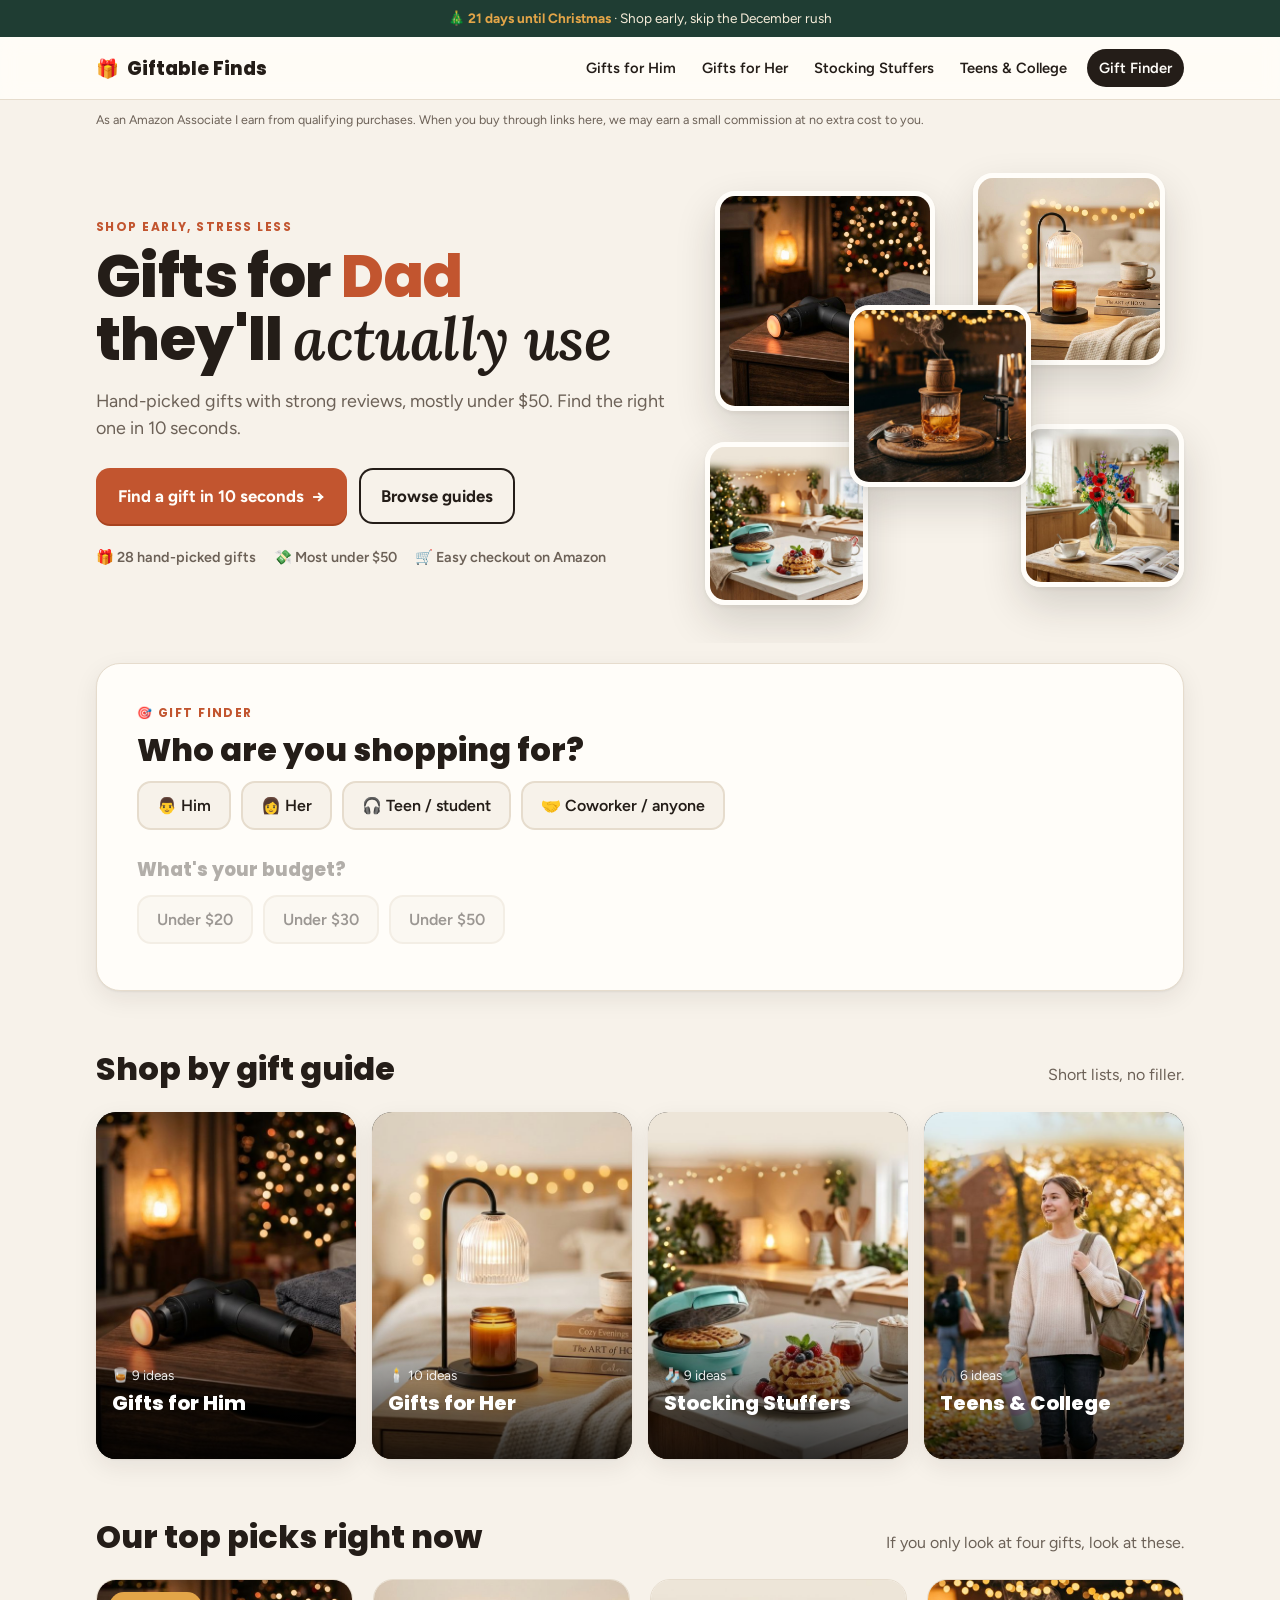
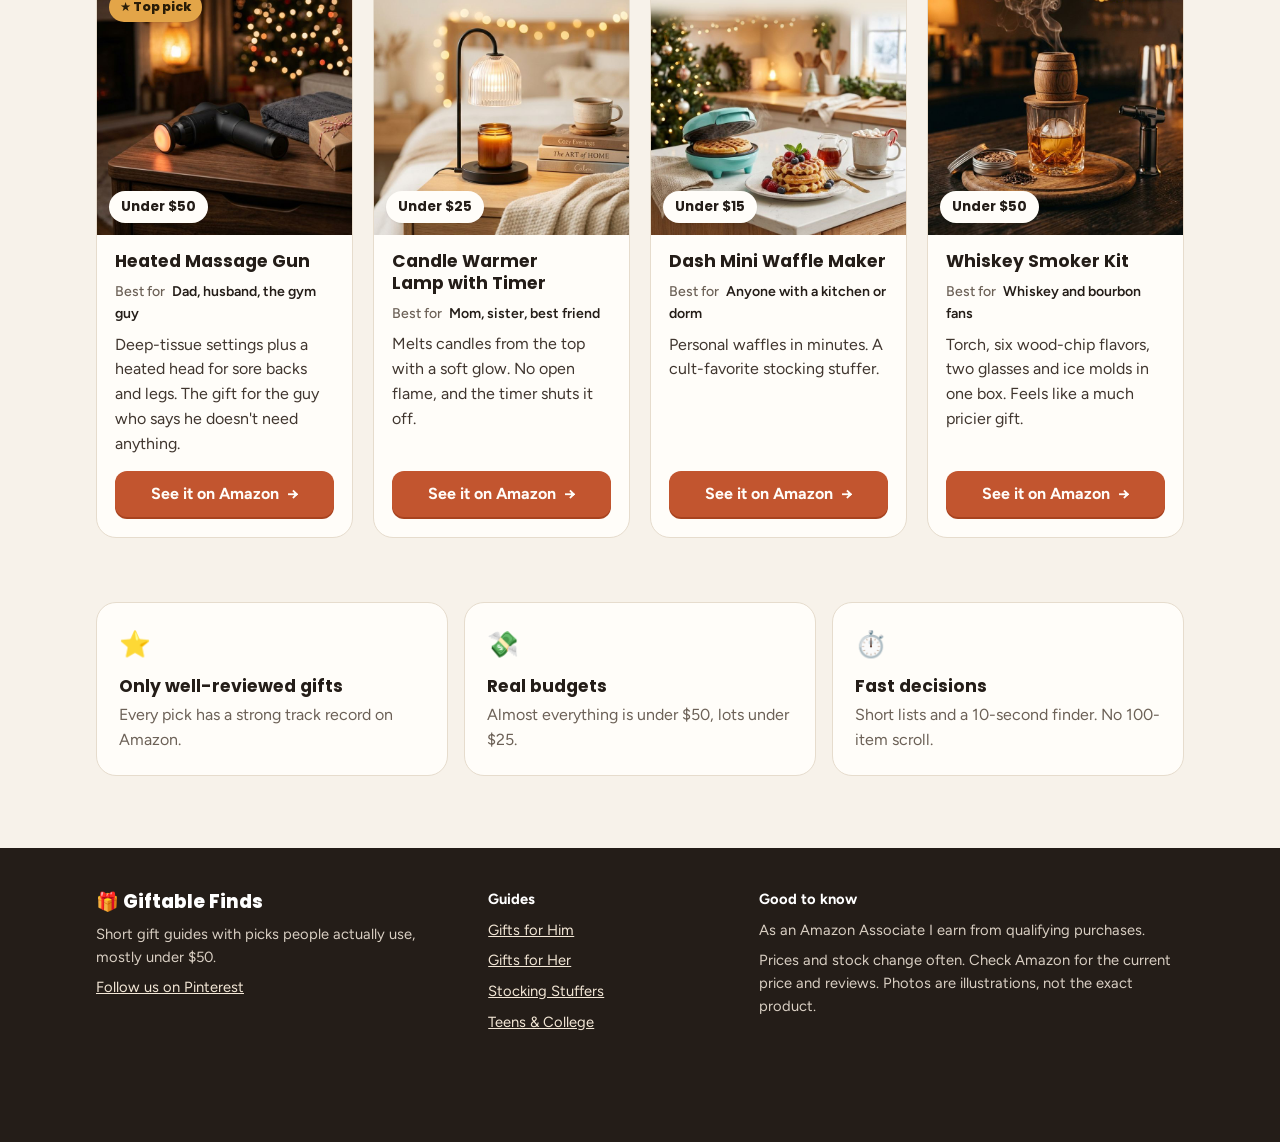
<file: index.html>
<!doctype html>
<html lang="en">
<head>
<meta charset="utf-8">
<meta name="viewport" content="width=device-width, initial-scale=1">
<meta name="p:domain_verify" content="f57af16468a3837883c127190c3ae38b"/>
<title>Gift Ideas People Actually Use | Giftable Finds</title>
<meta name="description" content="Gift guides for him, her, teens and stocking stuffers, mostly under $50, plus a 10-second gift finder.">
<link rel="canonical" href="https://giftablefindsco.github.io/">
<meta property="og:title" content="Gift Ideas People Actually Use">
<meta property="og:description" content="Gift guides for him, her, teens and stocking stuffers, mostly under $50, plus a 10-second gift finder.">
<meta property="og:type" content="website">
<meta property="og:image" content="https://giftablefindsco.github.io/img-massage.jpg">
<meta name="theme-color" content="#b8573a">
<link rel="preconnect" href="https://fonts.googleapis.com">
<link rel="preconnect" href="https://fonts.gstatic.com" crossorigin>
<link rel="stylesheet" href="https://fonts.googleapis.com/css2?family=Lora:ital,wght@1,500;1,600&family=Poppins:wght@600;700;800&family=Figtree:wght@400;500;600;700&display=swap">
<link rel="stylesheet" href="style.css?v=2">
<link rel="icon" href="img-icon.png">
</head>
<body class="home">
<div class="promo"><span class="promo-in">🎄 <b data-countdown>Christmas is coming</b> · Shop early, skip the December rush</span></div>
<header class="top"><div class="wrap bar">
  <a class="brand" href="index.html"><span class="logo" aria-hidden="true">🎁</span> Giftable Finds</a>
  <button class="menu-btn" aria-label="Open menu" aria-expanded="false" data-menu>☰</button>
  <nav data-nav><a href="gifts-for-him.html">Gifts for Him</a><a href="gifts-for-her.html">Gifts for Her</a><a href="stocking-stuffers.html">Stocking Stuffers</a><a href="gifts-for-teens.html">Teens &amp; College</a><a class="nav-cta" href="index.html#quiz">Gift Finder</a></nav>
</div></header>
<p class="disc wrap">As an Amazon Associate I earn from qualifying purchases. When you buy through links here, we may earn a small commission at no extra cost to you.</p>

<main>
  <section class="hero"><div class="wrap hero-grid">
    <div class="hero-copy">
      <p class="eyebrow anim-up">Shop early, stress less</p>
      <h1 class="anim-up d1">Gifts for <span class="rotator" aria-live="polite"><span data-rotate>Dad</span></span><br>they'll <em>actually use</em></h1>
      <p class="lede anim-up d2">Hand-picked gifts with strong reviews, mostly under $50. Find the right one in 10 seconds.</p>
      <div class="cta-row anim-up d3">
        <a class="btn btn-lg pulse" href="#quiz">Find a gift in 10 seconds <span class="arr">→</span></a>
        <a class="btn btn-ghost btn-lg" href="#guides">Browse guides</a>
      </div>
      <div class="trust anim-up d4"><span>🎁 28 hand-picked gifts</span><span>💸 Most under $50</span><span>🛒 Easy checkout on Amazon</span></div>
    </div>
    <div class="hero-art" aria-hidden="true"><img class="fl fl0" src="img-massage.jpg" alt="" width="720" height="720"><img class="fl fl1" src="img-candle.jpg" alt="" width="720" height="720"><img class="fl fl2" src="img-whiskey-smoker.jpg" alt="" width="720" height="720"><img class="fl fl3" src="img-waffle.jpg" alt="" width="720" height="720"><img class="fl fl4" src="img-flowers.jpg" alt="" width="720" height="720"><img class="fl fl5" src="img-beard.jpg" alt="" width="720" height="720"></div>
  </div></section>

  <section class="quiz wrap reveal" id="quiz">
    <div class="quiz-card">
      <p class="eyebrow">🎯 Gift Finder</p>
      <h2>Who are you shopping for?</h2>
      <div class="opts" data-q="who">
        <button data-v="him">👨 Him</button><button data-v="her">👩 Her</button>
        <button data-v="teen">🎧 Teen / student</button><button data-v="anyone">🤝 Coworker / anyone</button>
      </div>
      <h3 class="q2">What's your budget?</h3>
      <div class="opts" data-q="budget">
        <button data-v="20">Under $20</button><button data-v="30">Under $30</button><button data-v="50">Under $50</button>
      </div>
      <div class="results" data-results aria-live="polite"></div>
    </div>
  </section>

  <section class="wrap" id="guides">
    <div class="sec-head reveal"><h2>Shop by gift guide</h2><p>Short lists, no filler.</p></div>
    <div class="tiles"><a class="tile reveal" href="gifts-for-him.html" style="--d:0">
  <img src="img-massage.jpg" alt="" width="720" height="720" loading="lazy">
  <span class="tl"><em>🥃 9 ideas</em><strong>Gifts for Him</strong><span class="go">Browse →</span></span></a><a class="tile reveal" href="gifts-for-her.html" style="--d:1">
  <img src="img-candle.jpg" alt="" width="720" height="720" loading="lazy">
  <span class="tl"><em>🕯️ 10 ideas</em><strong>Gifts for Her</strong><span class="go">Browse →</span></span></a><a class="tile reveal" href="stocking-stuffers.html" style="--d:2">
  <img src="img-waffle.jpg" alt="" width="720" height="720" loading="lazy">
  <span class="tl"><em>🧦 9 ideas</em><strong>Stocking Stuffers</strong><span class="go">Browse →</span></span></a><a class="tile reveal" href="gifts-for-teens.html" style="--d:3">
  <img src="img-bottle.jpg" alt="" width="720" height="720" loading="lazy">
  <span class="tl"><em>🎧 6 ideas</em><strong>Teens &amp; College</strong><span class="go">Browse →</span></span></a></div>
  </section>

  <section class="wrap">
    <div class="sec-head reveal"><h2>Our top picks right now</h2><p>If you only look at four gifts, look at these.</p></div>
    <div class="grid"><article class="card reveal" data-budget="50">
  <a class="ph" href="https://www.amazon.com/dp/B0DB86TWRJ?tag=giftablesite-20" target="_blank" rel="sponsored noopener" data-out="massage">
    <img src="img-massage.jpg" alt="Heated Massage Gun gift idea (illustration)" width="720" height="720" loading="lazy" data-pin-description="Heated Massage Gun: gift idea under $50">
    <span class="badge">★ Top pick</span><span class="tier">Under $50</span>
  </a>
  <div class="body">
    <h3>Heated Massage Gun</h3>
    <p class="who"><span>Best for</span> Dad, husband, the gym guy</p>
    <p class="blurb">Deep-tissue settings plus a heated head for sore backs and legs. The gift for the guy who says he doesn&#x27;t need anything.</p>
    <a class="btn" href="https://www.amazon.com/dp/B0DB86TWRJ?tag=giftablesite-20" target="_blank" rel="sponsored noopener" data-out="massage">See it on Amazon <span class="arr">→</span></a>
  </div>
</article><article class="card reveal" data-budget="25">
  <a class="ph" href="https://www.amazon.com/dp/B0CTJGJL2T?tag=giftablesite-20" target="_blank" rel="sponsored noopener" data-out="candle">
    <img src="img-candle.jpg" alt="Candle Warmer Lamp with Timer gift idea (illustration)" width="720" height="720" loading="lazy" data-pin-description="Candle Warmer Lamp with Timer: gift idea under $25">
    <span class="tier">Under $25</span>
  </a>
  <div class="body">
    <h3>Candle Warmer Lamp with Timer</h3>
    <p class="who"><span>Best for</span> Mom, sister, best friend</p>
    <p class="blurb">Melts candles from the top with a soft glow. No open flame, and the timer shuts it off.</p>
    <a class="btn" href="https://www.amazon.com/dp/B0CTJGJL2T?tag=giftablesite-20" target="_blank" rel="sponsored noopener" data-out="candle">See it on Amazon <span class="arr">→</span></a>
  </div>
</article><article class="card reveal" data-budget="15">
  <a class="ph" href="https://www.amazon.com/dp/B010TCP3SC?tag=giftablesite-20" target="_blank" rel="sponsored noopener" data-out="waffle">
    <img src="img-waffle.jpg" alt="Dash Mini Waffle Maker gift idea (illustration)" width="720" height="720" loading="lazy" data-pin-description="Dash Mini Waffle Maker: gift idea under $15">
    <span class="tier">Under $15</span>
  </a>
  <div class="body">
    <h3>Dash Mini Waffle Maker</h3>
    <p class="who"><span>Best for</span> Anyone with a kitchen or dorm</p>
    <p class="blurb">Personal waffles in minutes. A cult-favorite stocking stuffer.</p>
    <a class="btn" href="https://www.amazon.com/dp/B010TCP3SC?tag=giftablesite-20" target="_blank" rel="sponsored noopener" data-out="waffle">See it on Amazon <span class="arr">→</span></a>
  </div>
</article><article class="card reveal" data-budget="50">
  <a class="ph" href="https://www.amazon.com/dp/B0BJV68C17?tag=giftablesite-20" target="_blank" rel="sponsored noopener" data-out="whiskey-smoker">
    <img src="img-whiskey-smoker.jpg" alt="Whiskey Smoker Kit gift idea (illustration)" width="720" height="720" loading="lazy" data-pin-description="Whiskey Smoker Kit: gift idea under $50">
    <span class="tier">Under $50</span>
  </a>
  <div class="body">
    <h3>Whiskey Smoker Kit</h3>
    <p class="who"><span>Best for</span> Whiskey and bourbon fans</p>
    <p class="blurb">Torch, six wood-chip flavors, two glasses and ice molds in one box. Feels like a much pricier gift.</p>
    <a class="btn" href="https://www.amazon.com/dp/B0BJV68C17?tag=giftablesite-20" target="_blank" rel="sponsored noopener" data-out="whiskey-smoker">See it on Amazon <span class="arr">→</span></a>
  </div>
</article></div>
  </section>

  <section class="wrap why reveal">
    <div><span>⭐</span><h3>Only well-reviewed gifts</h3><p>Every pick has a strong track record on Amazon.</p></div>
    <div><span>💸</span><h3>Real budgets</h3><p>Almost everything is under $50, lots under $25.</p></div>
    <div><span>⏱️</span><h3>Fast decisions</h3><p>Short lists and a 10-second finder. No 100-item scroll.</p></div>
  </section>
</main>
<footer><div class="wrap foot">
<div><p class="brand">🎁 Giftable Finds</p><p>Short gift guides with picks people actually use, mostly under $50.</p>
<p><a href="https://www.pinterest.com/giftablefindsco/" rel="noopener">Follow us on Pinterest</a></p></div>
<div><p><strong>Guides</strong></p><p><a href="gifts-for-him.html">Gifts for Him</a></p><p><a href="gifts-for-her.html">Gifts for Her</a></p><p><a href="stocking-stuffers.html">Stocking Stuffers</a></p><p><a href="gifts-for-teens.html">Teens &amp; College</a></p></div>
<div><p><strong>Good to know</strong></p><p>As an Amazon Associate I earn from qualifying purchases.</p><p>Prices and stock change often. Check Amazon for the current price and reviews. Photos are illustrations, not the exact product.</p></div>
</div></footer>

<script>window.GF={"massage":{"n":"Heated Massage Gun","u":"https://www.amazon.com/dp/B0DB86TWRJ?tag=giftablesite-20","i":"img-massage.jpg","t":"Under $50","b":50,"w":"Dad, husband, the gym guy","d":"Deep-tissue settings plus a heated head for sore backs and legs. The gift for the guy who says he doesn't need anything.","r":["him"]},"whiskey-smoker":{"n":"Whiskey Smoker Kit","u":"https://www.amazon.com/dp/B0BJV68C17?tag=giftablesite-20","i":"img-whiskey-smoker.jpg","t":"Under $50","b":50,"w":"Whiskey and bourbon fans","d":"Torch, six wood-chip flavors, two glasses and ice molds in one box. Feels like a much pricier gift.","r":["him"]},"whiskey-glasses":{"n":"Whiskey Glasses & Chilling Stones Set","u":"https://www.amazon.com/dp/B08F7L8S2R?tag=giftablesite-20","i":"img-whiskey-glasses.jpg","t":"Under $30","b":30,"w":"Boyfriend, groomsmen, dad","d":"Heavy rocks glasses plus granite stones that chill a pour without watering it down.","r":["him"]},"skillet":{"n":"Lodge 12\" Cast Iron Skillet","u":"https://www.amazon.com/dp/B00G2XGC88?tag=giftablesite-20","i":"img-skillet.jpg","t":"Under $40","b":40,"w":"The dad who cooks","d":"Pre-seasoned, goes stove to oven to grill, and lasts for decades.","r":["him"]},"beard":{"n":"Beard Grooming Kit","u":"https://www.amazon.com/dp/B078N1DBY9?tag=giftablesite-20","i":"img-beard.jpg","t":"Under $20","b":20,"w":"Any guy with a beard","d":"Wash, conditioner, oil, balm, comb, brush and scissors in a gift box. An easy stocking stuffer.","r":["him"]},"dopp":{"n":"Buffalo Leather Toiletry Bag","u":"https://www.amazon.com/dp/B01LK3VAGI?tag=giftablesite-20","i":"img-dopp.jpg","t":"Under $30","b":30,"w":"Guys who travel","d":"Rugged leather with a water-resistant lining. Gets better looking with age.","r":["him"]},"charger":{"n":"3-in-1 Wireless Charging Stand","u":"https://www.amazon.com/dp/B0CNTH3F7P?tag=giftablesite-20","i":"img-charger.jpg","t":"Under $20","b":20,"w":"iPhone + Apple Watch users","d":"Charges phone, watch and earbuds in one spot on the nightstand.","r":["him","teen","anyone"]},"thermometer":{"n":"Wireless Meat Thermometer","u":"https://www.amazon.com/dp/B08K2G5Y78?tag=giftablesite-20","i":"img-thermometer.jpg","t":"Under $40","b":40,"w":"Grill dads","d":"Checks the temp from his phone, so brisket and steak come out right without guessing.","r":["him"]},"beanie":{"n":"LED Bluetooth Beanie","u":"https://www.amazon.com/dp/B09FFB6T63?tag=giftablesite-20","i":"img-beanie.jpg","t":"Under $20","b":20,"w":"Runners, dog walkers","d":"A warm knit hat with a built-in headlamp and headphones.","r":["him","teen"]},"candle":{"n":"Candle Warmer Lamp with Timer","u":"https://www.amazon.com/dp/B0CTJGJL2T?tag=giftablesite-20","i":"img-candle.jpg","t":"Under $25","b":25,"w":"Mom, sister, best friend","d":"Melts candles from the top with a soft glow. No open flame, and the timer shuts it off.","r":["her","anyone"]},"hoodie":{"n":"Wearable Blanket Hoodie","u":"https://www.amazon.com/dp/B0BX92ZT75?tag=giftablesite-20","i":"img-hoodie.jpg","t":"Under $30","b":30,"w":"The mom who's always cold","d":"Oversized sherpa-lined hoodie she'll live in all winter.","r":["her"]},"blanket":{"n":"Heated Throw Blanket","u":"https://www.amazon.com/dp/B0BZR6YBHK?tag=giftablesite-20","i":"img-blanket.jpg","t":"Under $40","b":40,"w":"Anyone who loves cozy nights","d":"Soft flannel throw with fast heat-up, several heat levels and an auto-off timer.","r":["her","anyone"]},"eyemask":{"n":"RENPHO Heated Eye Massager","u":"https://www.amazon.com/dp/B07SM61FCT?tag=giftablesite-20","i":"img-eyemask.jpg","t":"Under $50","b":50,"w":"Self-care lovers","d":"Gentle heat and massage around the eyes. A spa night she can have at home.","r":["her"]},"slippers":{"n":"Memory Foam Slippers","u":"https://www.amazon.com/dp/B08V4WH3DS?tag=giftablesite-20","i":"img-slippers.jpg","t":"Under $20","b":20,"w":"Mom, grandma","d":"Plush memory foam slippers she'll wear every morning.","r":["her"]},"neckmassager":{"n":"Shiatsu Neck & Shoulder Massager","u":"https://www.amazon.com/dp/B0DHL5WS49?tag=giftablesite-20","i":"img-neckmassager.jpg","t":"Under $30","b":30,"w":"Desk workers, busy moms","d":"Kneading nodes with soothing heat that drape over the neck and shoulders.","r":["her"]},"sleep":{"n":"Bluetooth Sleep Headphones Headband","u":"https://www.amazon.com/dp/B07SHBQY7Z?tag=giftablesite-20","i":"img-sleep.jpg","t":"Under $20","b":20,"w":"Podcast-to-sleep people","d":"Soft headband with thin speakers that stay comfy even for side sleepers.","r":["her","teen"]},"flowers":{"n":"LEGO Botanicals Wildflower Bouquet","u":"https://www.amazon.com/dp/B0BGQL5B3Q?tag=giftablesite-20","i":"img-flowers.jpg","t":"Under $50","b":50,"w":"Adults who like a calm build","d":"A relaxing build that turns into flowers that never wilt.","r":["her"]},"tumbler":{"n":"40 oz Insulated Tumbler with Handle","u":"https://www.amazon.com/dp/B0BHBP1X1B?tag=giftablesite-20","i":"img-tumbler.jpg","t":"Under $20","b":20,"w":"Her, coworkers","d":"Big insulated tumbler with a handle and straw that keeps drinks cold for hours.","r":["her","anyone"]},"wine":{"n":"Electric Wine Opener Gift Set","u":"https://www.amazon.com/dp/B0D3KSJ75G?tag=giftablesite-20","i":"img-wine.jpg","t":"Under $30","b":30,"w":"Hosts, wine lovers","d":"Rechargeable opener plus vacuum pump, foil cutter, aerator and stoppers.","r":["her","anyone"]},"burts":{"n":"Burt's Bees Gift Set","u":"https://www.amazon.com/dp/B00VK5SG46?tag=giftablesite-20","i":"img-burts.jpg","t":"Under $25","b":25,"w":"Teachers, coworkers","d":"Six skin-care classics in a giftable tin.","r":["anyone"]},"waffle":{"n":"Dash Mini Waffle Maker","u":"https://www.amazon.com/dp/B010TCP3SC?tag=giftablesite-20","i":"img-waffle.jpg","t":"Under $15","b":15,"w":"Anyone with a kitchen or dorm","d":"Personal waffles in minutes. A cult-favorite stocking stuffer.","r":["teen","anyone"]},"handwarmers":{"n":"Rechargeable Hand Warmers (2-Pack)","u":"https://www.amazon.com/dp/B0CG65PYBV?tag=giftablesite-20","i":"img-handwarmers.jpg","t":"Under $20","b":20,"w":"Cold-hands people","d":"USB-rechargeable warmers for cold walks, games and commutes.","r":["anyone"]},"readinglight":{"n":"Rechargeable Neck Reading Light","u":"https://www.amazon.com/dp/B07WNRN9WQ?tag=giftablesite-20","i":"img-readinglight.jpg","t":"Under $20","b":20,"w":"Book lovers","d":"Bendable light that sits around the neck so you can read in bed without a lamp.","r":["teen","anyone"]},"mugwarmer":{"n":"Coffee Mug Warmer","u":"https://www.amazon.com/dp/B0CC8DS2S5?tag=giftablesite-20","i":"img-mugwarmer.jpg","t":"Under $20","b":20,"w":"Coffee drinkers, coworkers","d":"Keeps coffee warm on the desk. No more microwaving.","r":["anyone"]},"speaker":{"n":"Waterproof Shower Speaker","u":"https://www.amazon.com/dp/B0DB18QHMS?tag=giftablesite-20","i":"img-speaker.jpg","t":"Under $25","b":25,"w":"Teens, music lovers","d":"Waterproof Bluetooth speaker for shower concerts.","r":["teen"]},"lapdesk":{"n":"Cushioned Laptop Lap Desk","u":"https://www.amazon.com/dp/B07W7SZJ25?tag=giftablesite-20","i":"img-lapdesk.jpg","t":"Under $30","b":30,"w":"College students","d":"Fits laptops up to 15.6\", with a cushion and a storage pocket. Homework from bed.","r":["teen"]},"bottle":{"n":"Owala FreeSip Water Bottle (24 oz)","u":"https://www.amazon.com/dp/B0BZYCJK89?tag=giftablesite-20","i":"img-bottle.jpg","t":"Under $30","b":30,"w":"Teens, students","d":"Sip through the straw or swig from the spout, and the lid locks for backpacks.","r":["teen"]},"projector":{"n":"Aurora Galaxy Projector","u":"https://www.amazon.com/dp/B0B4518KC2?tag=giftablesite-20","i":"img-projector.jpg","t":"Under $50","b":50,"w":"Teens' bedrooms","d":"Turns a ceiling into moving northern lights.","r":["teen"]}};</script>
<script src="app.js?v=2" defer></script>
<script async defer src="https://assets.pinterest.com/js/pinit.js" data-pin-hover="true"></script>
</body></html>
</file>
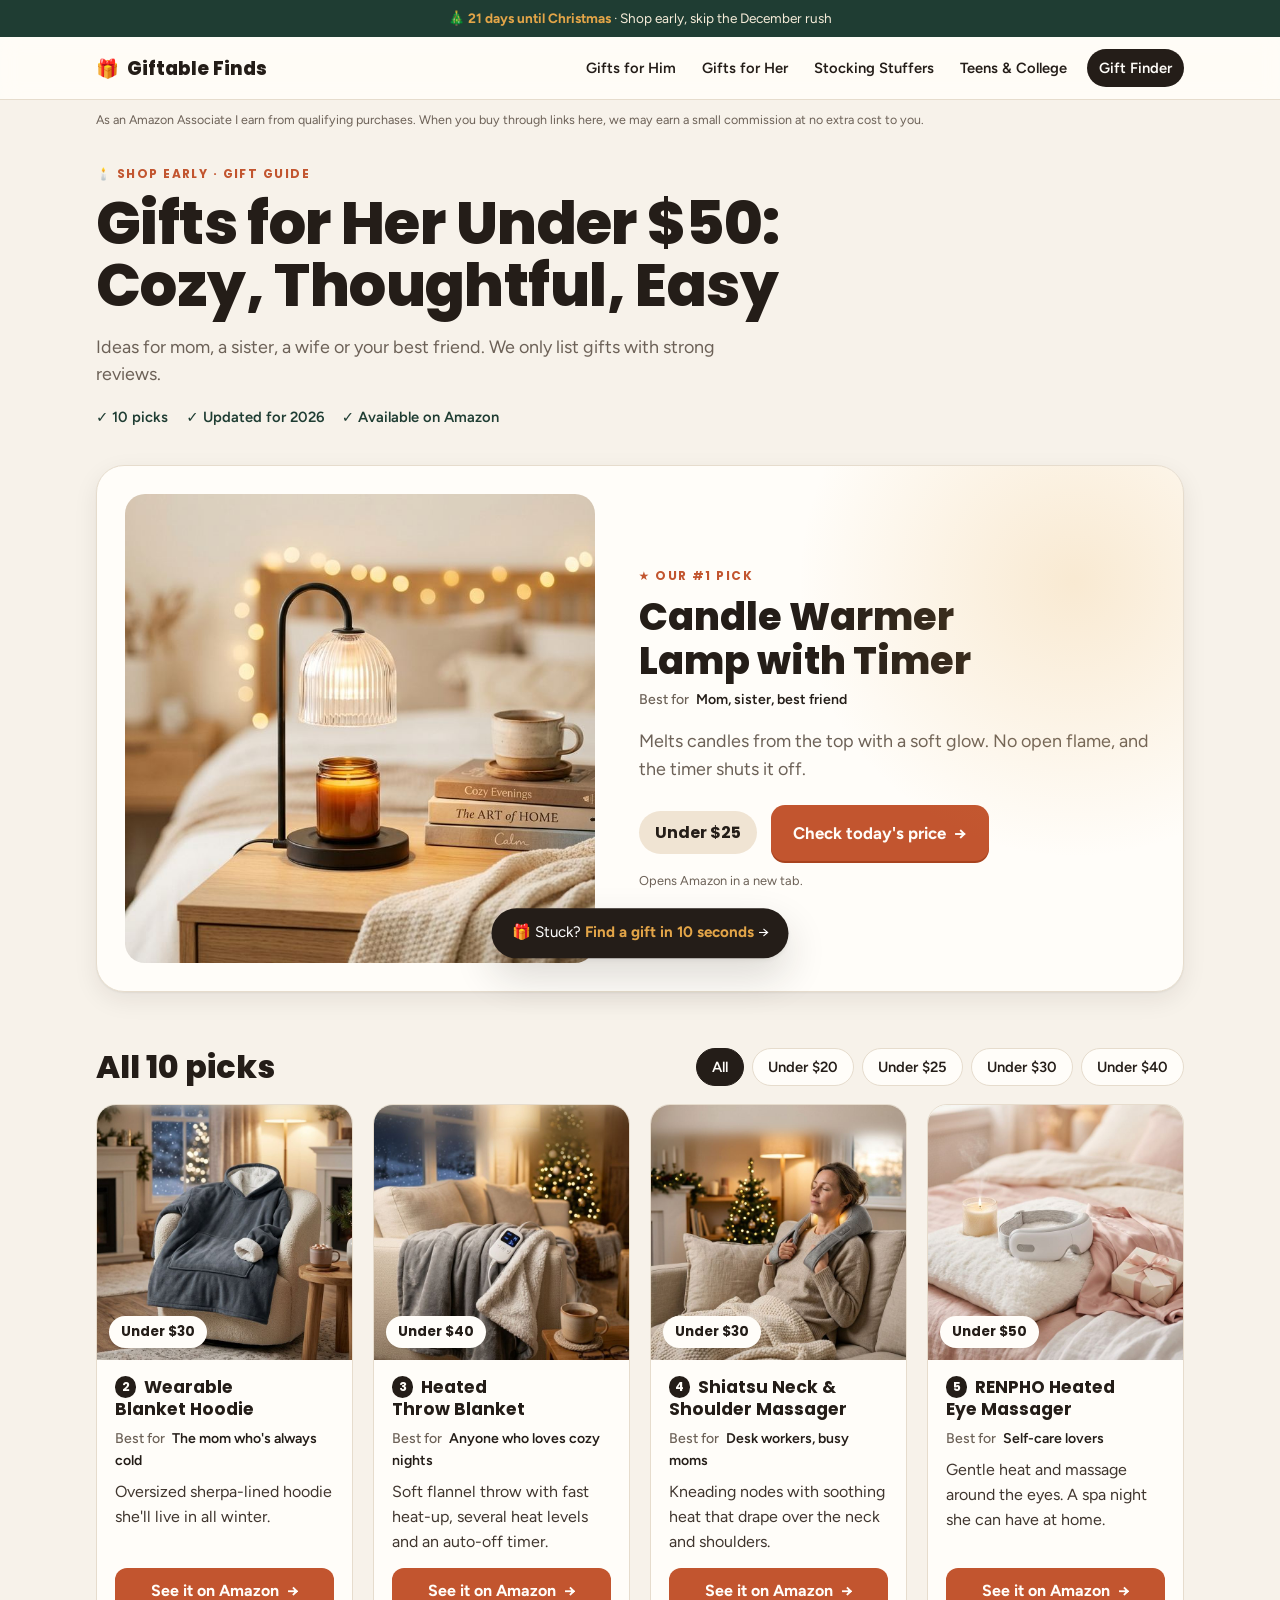
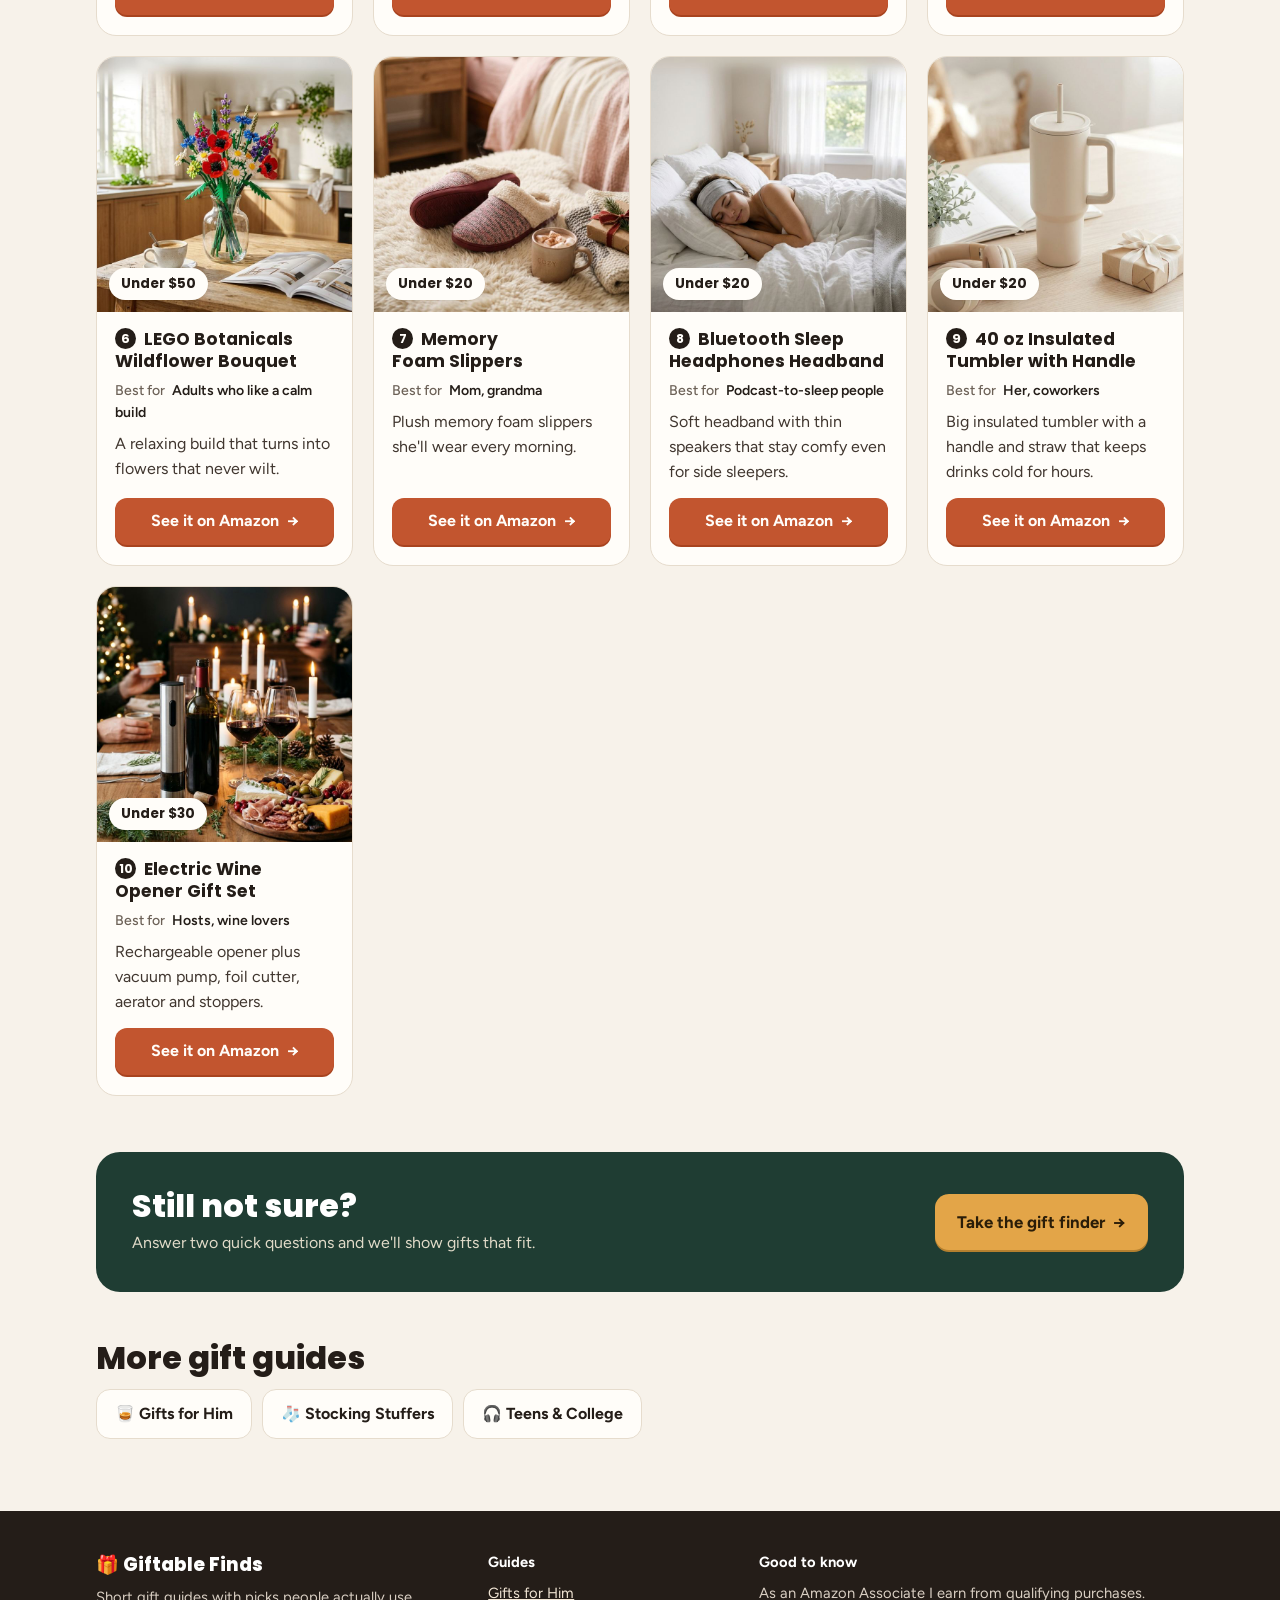
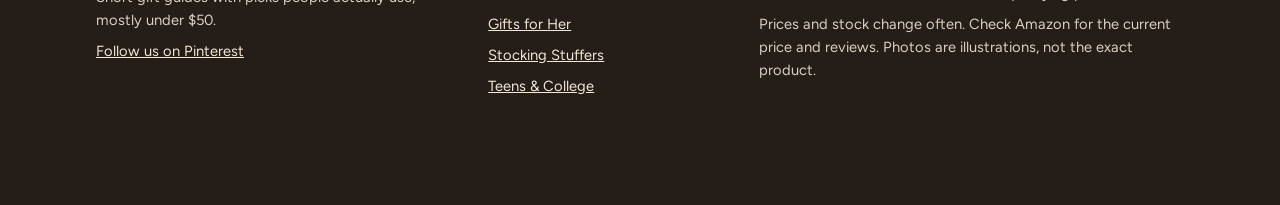
<file: gifts-for-her.html>
<!doctype html>
<html lang="en">
<head>
<meta charset="utf-8">
<meta name="viewport" content="width=device-width, initial-scale=1">
<meta name="p:domain_verify" content="f57af16468a3837883c127190c3ae38b"/>
<title>Gifts for Her Under $50: Cozy, Thoughtful, Easy | Giftable Finds</title>
<meta name="description" content="Ideas for mom, a sister, a wife or your best friend. Hand-picked gift ideas, mostly under $50.">
<link rel="canonical" href="https://giftablefindsco.github.io/gifts-for-her.html">
<meta property="og:title" content="Gifts for Her Under $50: Cozy, Thoughtful, Easy">
<meta property="og:description" content="Ideas for mom, a sister, a wife or your best friend. Hand-picked gift ideas, mostly under $50.">
<meta property="og:type" content="website">
<meta property="og:image" content="https://giftablefindsco.github.io/img-massage.jpg">
<meta name="theme-color" content="#b8573a">
<link rel="preconnect" href="https://fonts.googleapis.com">
<link rel="preconnect" href="https://fonts.gstatic.com" crossorigin>
<link rel="stylesheet" href="https://fonts.googleapis.com/css2?family=Lora:ital,wght@1,500;1,600&family=Poppins:wght@600;700;800&family=Figtree:wght@400;500;600;700&display=swap">
<link rel="stylesheet" href="style.css?v=2">
<link rel="icon" href="img-icon.png">
</head>
<body class="guide">
<div class="promo"><span class="promo-in">🎄 <b data-countdown>Christmas is coming</b> · Shop early, skip the December rush</span></div>
<header class="top"><div class="wrap bar">
  <a class="brand" href="index.html"><span class="logo" aria-hidden="true">🎁</span> Giftable Finds</a>
  <button class="menu-btn" aria-label="Open menu" aria-expanded="false" data-menu>☰</button>
  <nav data-nav><a href="gifts-for-him.html">Gifts for Him</a><a href="gifts-for-her.html">Gifts for Her</a><a href="stocking-stuffers.html">Stocking Stuffers</a><a href="gifts-for-teens.html">Teens &amp; College</a><a class="nav-cta" href="index.html#quiz">Gift Finder</a></nav>
</div></header>
<p class="disc wrap">As an Amazon Associate I earn from qualifying purchases. When you buy through links here, we may earn a small commission at no extra cost to you.</p>

<main>
  <section class="ghero"><div class="wrap">
    <p class="eyebrow anim-up">🕯️ Shop early · Gift guide</p>
    <h1 class="anim-up d1">Gifts for Her Under $50: Cozy, Thoughtful, Easy</h1>
    <p class="lede anim-up d2">Ideas for mom, a sister, a wife or your best friend. We only list gifts with strong reviews.</p>
    <div class="ghero-meta anim-up d3"><span>✓ 10 picks</span><span>✓ Updated for 2026</span><span>✓ Available on Amazon</span></div>
  </div></section>
  <div class="wrap">
    <section class="spot reveal">
  <a class="spot-img" href="https://www.amazon.com/dp/B0CTJGJL2T?tag=giftablesite-20" target="_blank" rel="sponsored noopener" data-out="candle"><img src="img-candle.jpg" alt="Candle Warmer Lamp with Timer (illustration)" width="720" height="720"></a>
  <div class="spot-body">
    <p class="eyebrow">★ Our #1 pick</p>
    <h2>Candle Warmer Lamp with Timer</h2>
    <p class="who"><span>Best for</span> Mom, sister, best friend</p>
    <p class="lede">Melts candles from the top with a soft glow. No open flame, and the timer shuts it off.</p>
    <div class="spot-row"><span class="tier big">Under $25</span>
    <a class="btn btn-lg" href="https://www.amazon.com/dp/B0CTJGJL2T?tag=giftablesite-20" target="_blank" rel="sponsored noopener" data-out="candle">Check today's price <span class="arr">→</span></a></div>
    <p class="fine">Opens Amazon in a new tab.</p>
  </div>
</section>
    <div class="list-head"><h2>All 10 picks</h2><div class="filters reveal" role="group" aria-label="Filter by budget"><button class="chip on" data-filter="999">All</button><button class="chip" data-filter="20">Under $20</button><button class="chip" data-filter="25">Under $25</button><button class="chip" data-filter="30">Under $30</button><button class="chip" data-filter="40">Under $40</button></div></div>
    <section class="grid" data-grid>
      <article class="card reveal" data-budget="30">
  <a class="ph" href="https://www.amazon.com/dp/B0BX92ZT75?tag=giftablesite-20" target="_blank" rel="sponsored noopener" data-out="hoodie">
    <img src="img-hoodie.jpg" alt="Wearable Blanket Hoodie gift idea (illustration)" width="720" height="720" loading="lazy" data-pin-description="Wearable Blanket Hoodie: gift idea under $30">
    <span class="tier">Under $30</span>
  </a>
  <div class="body">
    <h3><span class="num">2</span>Wearable Blanket Hoodie</h3>
    <p class="who"><span>Best for</span> The mom who&#x27;s always cold</p>
    <p class="blurb">Oversized sherpa-lined hoodie she&#x27;ll live in all winter.</p>
    <a class="btn" href="https://www.amazon.com/dp/B0BX92ZT75?tag=giftablesite-20" target="_blank" rel="sponsored noopener" data-out="hoodie">See it on Amazon <span class="arr">→</span></a>
  </div>
</article><article class="card reveal" data-budget="40">
  <a class="ph" href="https://www.amazon.com/dp/B0BZR6YBHK?tag=giftablesite-20" target="_blank" rel="sponsored noopener" data-out="blanket">
    <img src="img-blanket.jpg" alt="Heated Throw Blanket gift idea (illustration)" width="720" height="720" loading="lazy" data-pin-description="Heated Throw Blanket: gift idea under $40">
    <span class="tier">Under $40</span>
  </a>
  <div class="body">
    <h3><span class="num">3</span>Heated Throw Blanket</h3>
    <p class="who"><span>Best for</span> Anyone who loves cozy nights</p>
    <p class="blurb">Soft flannel throw with fast heat-up, several heat levels and an auto-off timer.</p>
    <a class="btn" href="https://www.amazon.com/dp/B0BZR6YBHK?tag=giftablesite-20" target="_blank" rel="sponsored noopener" data-out="blanket">See it on Amazon <span class="arr">→</span></a>
  </div>
</article><article class="card reveal" data-budget="30">
  <a class="ph" href="https://www.amazon.com/dp/B0DHL5WS49?tag=giftablesite-20" target="_blank" rel="sponsored noopener" data-out="neckmassager">
    <img src="img-neckmassager.jpg" alt="Shiatsu Neck &amp; Shoulder Massager gift idea (illustration)" width="720" height="720" loading="lazy" data-pin-description="Shiatsu Neck &amp; Shoulder Massager: gift idea under $30">
    <span class="tier">Under $30</span>
  </a>
  <div class="body">
    <h3><span class="num">4</span>Shiatsu Neck &amp; Shoulder Massager</h3>
    <p class="who"><span>Best for</span> Desk workers, busy moms</p>
    <p class="blurb">Kneading nodes with soothing heat that drape over the neck and shoulders.</p>
    <a class="btn" href="https://www.amazon.com/dp/B0DHL5WS49?tag=giftablesite-20" target="_blank" rel="sponsored noopener" data-out="neckmassager">See it on Amazon <span class="arr">→</span></a>
  </div>
</article><article class="card reveal" data-budget="50">
  <a class="ph" href="https://www.amazon.com/dp/B07SM61FCT?tag=giftablesite-20" target="_blank" rel="sponsored noopener" data-out="eyemask">
    <img src="img-eyemask.jpg" alt="RENPHO Heated Eye Massager gift idea (illustration)" width="720" height="720" loading="lazy" data-pin-description="RENPHO Heated Eye Massager: gift idea under $50">
    <span class="tier">Under $50</span>
  </a>
  <div class="body">
    <h3><span class="num">5</span>RENPHO Heated Eye Massager</h3>
    <p class="who"><span>Best for</span> Self-care lovers</p>
    <p class="blurb">Gentle heat and massage around the eyes. A spa night she can have at home.</p>
    <a class="btn" href="https://www.amazon.com/dp/B07SM61FCT?tag=giftablesite-20" target="_blank" rel="sponsored noopener" data-out="eyemask">See it on Amazon <span class="arr">→</span></a>
  </div>
</article><article class="card reveal" data-budget="50">
  <a class="ph" href="https://www.amazon.com/dp/B0BGQL5B3Q?tag=giftablesite-20" target="_blank" rel="sponsored noopener" data-out="flowers">
    <img src="img-flowers.jpg" alt="LEGO Botanicals Wildflower Bouquet gift idea (illustration)" width="720" height="720" loading="lazy" data-pin-description="LEGO Botanicals Wildflower Bouquet: gift idea under $50">
    <span class="tier">Under $50</span>
  </a>
  <div class="body">
    <h3><span class="num">6</span>LEGO Botanicals Wildflower Bouquet</h3>
    <p class="who"><span>Best for</span> Adults who like a calm build</p>
    <p class="blurb">A relaxing build that turns into flowers that never wilt.</p>
    <a class="btn" href="https://www.amazon.com/dp/B0BGQL5B3Q?tag=giftablesite-20" target="_blank" rel="sponsored noopener" data-out="flowers">See it on Amazon <span class="arr">→</span></a>
  </div>
</article><article class="card reveal" data-budget="20">
  <a class="ph" href="https://www.amazon.com/dp/B08V4WH3DS?tag=giftablesite-20" target="_blank" rel="sponsored noopener" data-out="slippers">
    <img src="img-slippers.jpg" alt="Memory Foam Slippers gift idea (illustration)" width="720" height="720" loading="lazy" data-pin-description="Memory Foam Slippers: gift idea under $20">
    <span class="tier">Under $20</span>
  </a>
  <div class="body">
    <h3><span class="num">7</span>Memory Foam Slippers</h3>
    <p class="who"><span>Best for</span> Mom, grandma</p>
    <p class="blurb">Plush memory foam slippers she&#x27;ll wear every morning.</p>
    <a class="btn" href="https://www.amazon.com/dp/B08V4WH3DS?tag=giftablesite-20" target="_blank" rel="sponsored noopener" data-out="slippers">See it on Amazon <span class="arr">→</span></a>
  </div>
</article><article class="card reveal" data-budget="20">
  <a class="ph" href="https://www.amazon.com/dp/B07SHBQY7Z?tag=giftablesite-20" target="_blank" rel="sponsored noopener" data-out="sleep">
    <img src="img-sleep.jpg" alt="Bluetooth Sleep Headphones Headband gift idea (illustration)" width="720" height="720" loading="lazy" data-pin-description="Bluetooth Sleep Headphones Headband: gift idea under $20">
    <span class="tier">Under $20</span>
  </a>
  <div class="body">
    <h3><span class="num">8</span>Bluetooth Sleep Headphones Headband</h3>
    <p class="who"><span>Best for</span> Podcast-to-sleep people</p>
    <p class="blurb">Soft headband with thin speakers that stay comfy even for side sleepers.</p>
    <a class="btn" href="https://www.amazon.com/dp/B07SHBQY7Z?tag=giftablesite-20" target="_blank" rel="sponsored noopener" data-out="sleep">See it on Amazon <span class="arr">→</span></a>
  </div>
</article><article class="card reveal" data-budget="20">
  <a class="ph" href="https://www.amazon.com/dp/B0BHBP1X1B?tag=giftablesite-20" target="_blank" rel="sponsored noopener" data-out="tumbler">
    <img src="img-tumbler.jpg" alt="40 oz Insulated Tumbler with Handle gift idea (illustration)" width="720" height="720" loading="lazy" data-pin-description="40 oz Insulated Tumbler with Handle: gift idea under $20">
    <span class="tier">Under $20</span>
  </a>
  <div class="body">
    <h3><span class="num">9</span>40 oz Insulated Tumbler with Handle</h3>
    <p class="who"><span>Best for</span> Her, coworkers</p>
    <p class="blurb">Big insulated tumbler with a handle and straw that keeps drinks cold for hours.</p>
    <a class="btn" href="https://www.amazon.com/dp/B0BHBP1X1B?tag=giftablesite-20" target="_blank" rel="sponsored noopener" data-out="tumbler">See it on Amazon <span class="arr">→</span></a>
  </div>
</article><article class="card reveal" data-budget="30">
  <a class="ph" href="https://www.amazon.com/dp/B0D3KSJ75G?tag=giftablesite-20" target="_blank" rel="sponsored noopener" data-out="wine">
    <img src="img-wine.jpg" alt="Electric Wine Opener Gift Set gift idea (illustration)" width="720" height="720" loading="lazy" data-pin-description="Electric Wine Opener Gift Set: gift idea under $30">
    <span class="tier">Under $30</span>
  </a>
  <div class="body">
    <h3><span class="num">10</span>Electric Wine Opener Gift Set</h3>
    <p class="who"><span>Best for</span> Hosts, wine lovers</p>
    <p class="blurb">Rechargeable opener plus vacuum pump, foil cutter, aerator and stoppers.</p>
    <a class="btn" href="https://www.amazon.com/dp/B0D3KSJ75G?tag=giftablesite-20" target="_blank" rel="sponsored noopener" data-out="wine">See it on Amazon <span class="arr">→</span></a>
  </div>
</article>
    </section>
    <p class="empty" data-empty hidden>No picks in that budget yet. Try a higher one.</p>
    <section class="quiz-teaser reveal">
      <div><h2>Still not sure?</h2><p>Answer two quick questions and we'll show gifts that fit.</p></div>
      <a class="btn btn-lg" href="index.html#quiz">Take the gift finder <span class="arr">→</span></a>
    </section>
    <section class="more reveal"><h2>More gift guides</h2><div class="g-chips"><a class="g-chip" href="gifts-for-him.html">🥃 Gifts for Him</a><a class="g-chip" href="stocking-stuffers.html">🧦 Stocking Stuffers</a><a class="g-chip" href="gifts-for-teens.html">🎧 Teens &amp; College</a></div></section>
  </div>
</main>
<footer><div class="wrap foot">
<div><p class="brand">🎁 Giftable Finds</p><p>Short gift guides with picks people actually use, mostly under $50.</p>
<p><a href="https://www.pinterest.com/giftablefindsco/" rel="noopener">Follow us on Pinterest</a></p></div>
<div><p><strong>Guides</strong></p><p><a href="gifts-for-him.html">Gifts for Him</a></p><p><a href="gifts-for-her.html">Gifts for Her</a></p><p><a href="stocking-stuffers.html">Stocking Stuffers</a></p><p><a href="gifts-for-teens.html">Teens &amp; College</a></p></div>
<div><p><strong>Good to know</strong></p><p>As an Amazon Associate I earn from qualifying purchases.</p><p>Prices and stock change often. Check Amazon for the current price and reviews. Photos are illustrations, not the exact product.</p></div>
</div></footer>
<a class="sticky-cta" href="index.html#quiz" data-sticky>🎁 Stuck? <b>Find a gift in 10 seconds</b> →</a>
<script>window.GF={"massage":{"n":"Heated Massage Gun","u":"https://www.amazon.com/dp/B0DB86TWRJ?tag=giftablesite-20","i":"img-massage.jpg","t":"Under $50","b":50,"w":"Dad, husband, the gym guy","d":"Deep-tissue settings plus a heated head for sore backs and legs. The gift for the guy who says he doesn't need anything.","r":["him"]},"whiskey-smoker":{"n":"Whiskey Smoker Kit","u":"https://www.amazon.com/dp/B0BJV68C17?tag=giftablesite-20","i":"img-whiskey-smoker.jpg","t":"Under $50","b":50,"w":"Whiskey and bourbon fans","d":"Torch, six wood-chip flavors, two glasses and ice molds in one box. Feels like a much pricier gift.","r":["him"]},"whiskey-glasses":{"n":"Whiskey Glasses & Chilling Stones Set","u":"https://www.amazon.com/dp/B08F7L8S2R?tag=giftablesite-20","i":"img-whiskey-glasses.jpg","t":"Under $30","b":30,"w":"Boyfriend, groomsmen, dad","d":"Heavy rocks glasses plus granite stones that chill a pour without watering it down.","r":["him"]},"skillet":{"n":"Lodge 12\" Cast Iron Skillet","u":"https://www.amazon.com/dp/B00G2XGC88?tag=giftablesite-20","i":"img-skillet.jpg","t":"Under $40","b":40,"w":"The dad who cooks","d":"Pre-seasoned, goes stove to oven to grill, and lasts for decades.","r":["him"]},"beard":{"n":"Beard Grooming Kit","u":"https://www.amazon.com/dp/B078N1DBY9?tag=giftablesite-20","i":"img-beard.jpg","t":"Under $20","b":20,"w":"Any guy with a beard","d":"Wash, conditioner, oil, balm, comb, brush and scissors in a gift box. An easy stocking stuffer.","r":["him"]},"dopp":{"n":"Buffalo Leather Toiletry Bag","u":"https://www.amazon.com/dp/B01LK3VAGI?tag=giftablesite-20","i":"img-dopp.jpg","t":"Under $30","b":30,"w":"Guys who travel","d":"Rugged leather with a water-resistant lining. Gets better looking with age.","r":["him"]},"charger":{"n":"3-in-1 Wireless Charging Stand","u":"https://www.amazon.com/dp/B0CNTH3F7P?tag=giftablesite-20","i":"img-charger.jpg","t":"Under $20","b":20,"w":"iPhone + Apple Watch users","d":"Charges phone, watch and earbuds in one spot on the nightstand.","r":["him","teen","anyone"]},"thermometer":{"n":"Wireless Meat Thermometer","u":"https://www.amazon.com/dp/B08K2G5Y78?tag=giftablesite-20","i":"img-thermometer.jpg","t":"Under $40","b":40,"w":"Grill dads","d":"Checks the temp from his phone, so brisket and steak come out right without guessing.","r":["him"]},"beanie":{"n":"LED Bluetooth Beanie","u":"https://www.amazon.com/dp/B09FFB6T63?tag=giftablesite-20","i":"img-beanie.jpg","t":"Under $20","b":20,"w":"Runners, dog walkers","d":"A warm knit hat with a built-in headlamp and headphones.","r":["him","teen"]},"candle":{"n":"Candle Warmer Lamp with Timer","u":"https://www.amazon.com/dp/B0CTJGJL2T?tag=giftablesite-20","i":"img-candle.jpg","t":"Under $25","b":25,"w":"Mom, sister, best friend","d":"Melts candles from the top with a soft glow. No open flame, and the timer shuts it off.","r":["her","anyone"]},"hoodie":{"n":"Wearable Blanket Hoodie","u":"https://www.amazon.com/dp/B0BX92ZT75?tag=giftablesite-20","i":"img-hoodie.jpg","t":"Under $30","b":30,"w":"The mom who's always cold","d":"Oversized sherpa-lined hoodie she'll live in all winter.","r":["her"]},"blanket":{"n":"Heated Throw Blanket","u":"https://www.amazon.com/dp/B0BZR6YBHK?tag=giftablesite-20","i":"img-blanket.jpg","t":"Under $40","b":40,"w":"Anyone who loves cozy nights","d":"Soft flannel throw with fast heat-up, several heat levels and an auto-off timer.","r":["her","anyone"]},"eyemask":{"n":"RENPHO Heated Eye Massager","u":"https://www.amazon.com/dp/B07SM61FCT?tag=giftablesite-20","i":"img-eyemask.jpg","t":"Under $50","b":50,"w":"Self-care lovers","d":"Gentle heat and massage around the eyes. A spa night she can have at home.","r":["her"]},"slippers":{"n":"Memory Foam Slippers","u":"https://www.amazon.com/dp/B08V4WH3DS?tag=giftablesite-20","i":"img-slippers.jpg","t":"Under $20","b":20,"w":"Mom, grandma","d":"Plush memory foam slippers she'll wear every morning.","r":["her"]},"neckmassager":{"n":"Shiatsu Neck & Shoulder Massager","u":"https://www.amazon.com/dp/B0DHL5WS49?tag=giftablesite-20","i":"img-neckmassager.jpg","t":"Under $30","b":30,"w":"Desk workers, busy moms","d":"Kneading nodes with soothing heat that drape over the neck and shoulders.","r":["her"]},"sleep":{"n":"Bluetooth Sleep Headphones Headband","u":"https://www.amazon.com/dp/B07SHBQY7Z?tag=giftablesite-20","i":"img-sleep.jpg","t":"Under $20","b":20,"w":"Podcast-to-sleep people","d":"Soft headband with thin speakers that stay comfy even for side sleepers.","r":["her","teen"]},"flowers":{"n":"LEGO Botanicals Wildflower Bouquet","u":"https://www.amazon.com/dp/B0BGQL5B3Q?tag=giftablesite-20","i":"img-flowers.jpg","t":"Under $50","b":50,"w":"Adults who like a calm build","d":"A relaxing build that turns into flowers that never wilt.","r":["her"]},"tumbler":{"n":"40 oz Insulated Tumbler with Handle","u":"https://www.amazon.com/dp/B0BHBP1X1B?tag=giftablesite-20","i":"img-tumbler.jpg","t":"Under $20","b":20,"w":"Her, coworkers","d":"Big insulated tumbler with a handle and straw that keeps drinks cold for hours.","r":["her","anyone"]},"wine":{"n":"Electric Wine Opener Gift Set","u":"https://www.amazon.com/dp/B0D3KSJ75G?tag=giftablesite-20","i":"img-wine.jpg","t":"Under $30","b":30,"w":"Hosts, wine lovers","d":"Rechargeable opener plus vacuum pump, foil cutter, aerator and stoppers.","r":["her","anyone"]},"burts":{"n":"Burt's Bees Gift Set","u":"https://www.amazon.com/dp/B00VK5SG46?tag=giftablesite-20","i":"img-burts.jpg","t":"Under $25","b":25,"w":"Teachers, coworkers","d":"Six skin-care classics in a giftable tin.","r":["anyone"]},"waffle":{"n":"Dash Mini Waffle Maker","u":"https://www.amazon.com/dp/B010TCP3SC?tag=giftablesite-20","i":"img-waffle.jpg","t":"Under $15","b":15,"w":"Anyone with a kitchen or dorm","d":"Personal waffles in minutes. A cult-favorite stocking stuffer.","r":["teen","anyone"]},"handwarmers":{"n":"Rechargeable Hand Warmers (2-Pack)","u":"https://www.amazon.com/dp/B0CG65PYBV?tag=giftablesite-20","i":"img-handwarmers.jpg","t":"Under $20","b":20,"w":"Cold-hands people","d":"USB-rechargeable warmers for cold walks, games and commutes.","r":["anyone"]},"readinglight":{"n":"Rechargeable Neck Reading Light","u":"https://www.amazon.com/dp/B07WNRN9WQ?tag=giftablesite-20","i":"img-readinglight.jpg","t":"Under $20","b":20,"w":"Book lovers","d":"Bendable light that sits around the neck so you can read in bed without a lamp.","r":["teen","anyone"]},"mugwarmer":{"n":"Coffee Mug Warmer","u":"https://www.amazon.com/dp/B0CC8DS2S5?tag=giftablesite-20","i":"img-mugwarmer.jpg","t":"Under $20","b":20,"w":"Coffee drinkers, coworkers","d":"Keeps coffee warm on the desk. No more microwaving.","r":["anyone"]},"speaker":{"n":"Waterproof Shower Speaker","u":"https://www.amazon.com/dp/B0DB18QHMS?tag=giftablesite-20","i":"img-speaker.jpg","t":"Under $25","b":25,"w":"Teens, music lovers","d":"Waterproof Bluetooth speaker for shower concerts.","r":["teen"]},"lapdesk":{"n":"Cushioned Laptop Lap Desk","u":"https://www.amazon.com/dp/B07W7SZJ25?tag=giftablesite-20","i":"img-lapdesk.jpg","t":"Under $30","b":30,"w":"College students","d":"Fits laptops up to 15.6\", with a cushion and a storage pocket. Homework from bed.","r":["teen"]},"bottle":{"n":"Owala FreeSip Water Bottle (24 oz)","u":"https://www.amazon.com/dp/B0BZYCJK89?tag=giftablesite-20","i":"img-bottle.jpg","t":"Under $30","b":30,"w":"Teens, students","d":"Sip through the straw or swig from the spout, and the lid locks for backpacks.","r":["teen"]},"projector":{"n":"Aurora Galaxy Projector","u":"https://www.amazon.com/dp/B0B4518KC2?tag=giftablesite-20","i":"img-projector.jpg","t":"Under $50","b":50,"w":"Teens' bedrooms","d":"Turns a ceiling into moving northern lights.","r":["teen"]}};</script>
<script src="app.js?v=2" defer></script>
<script async defer src="https://assets.pinterest.com/js/pinit.js" data-pin-hover="true"></script>
</body></html>
</file>
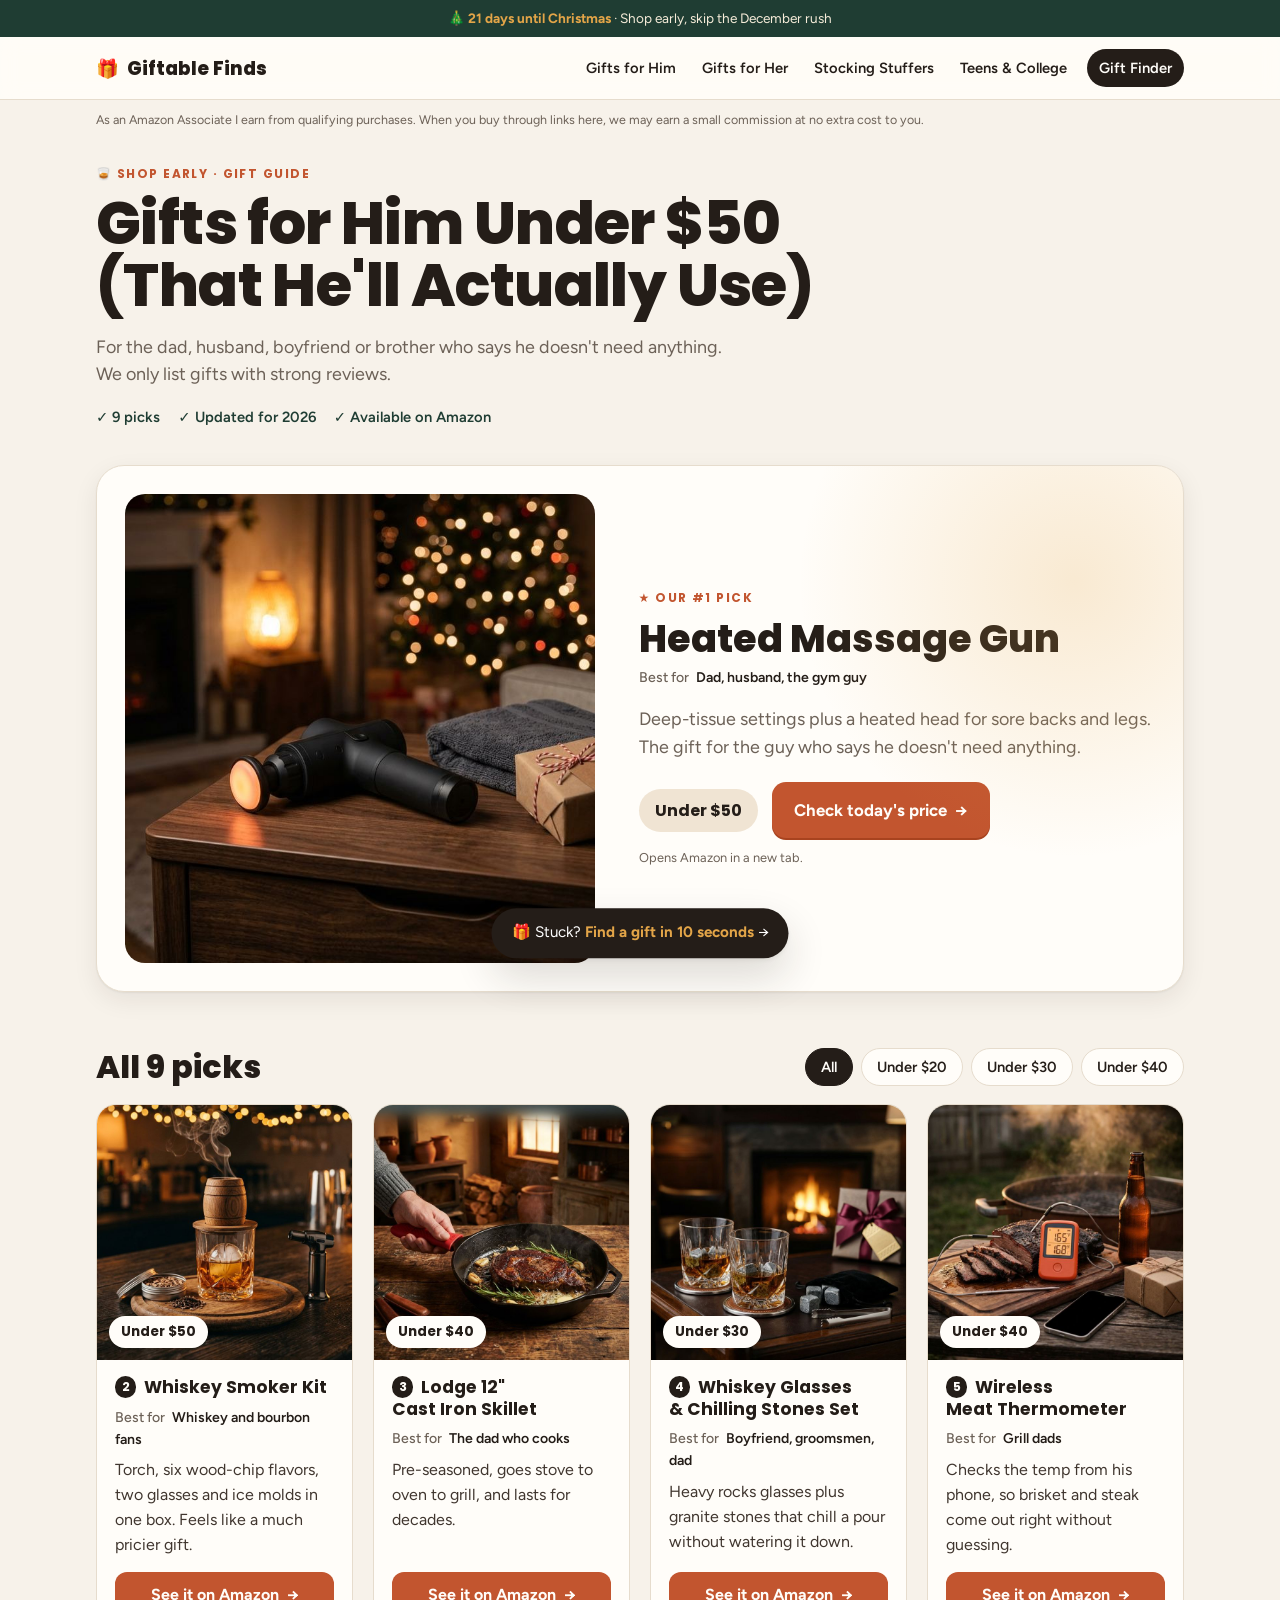
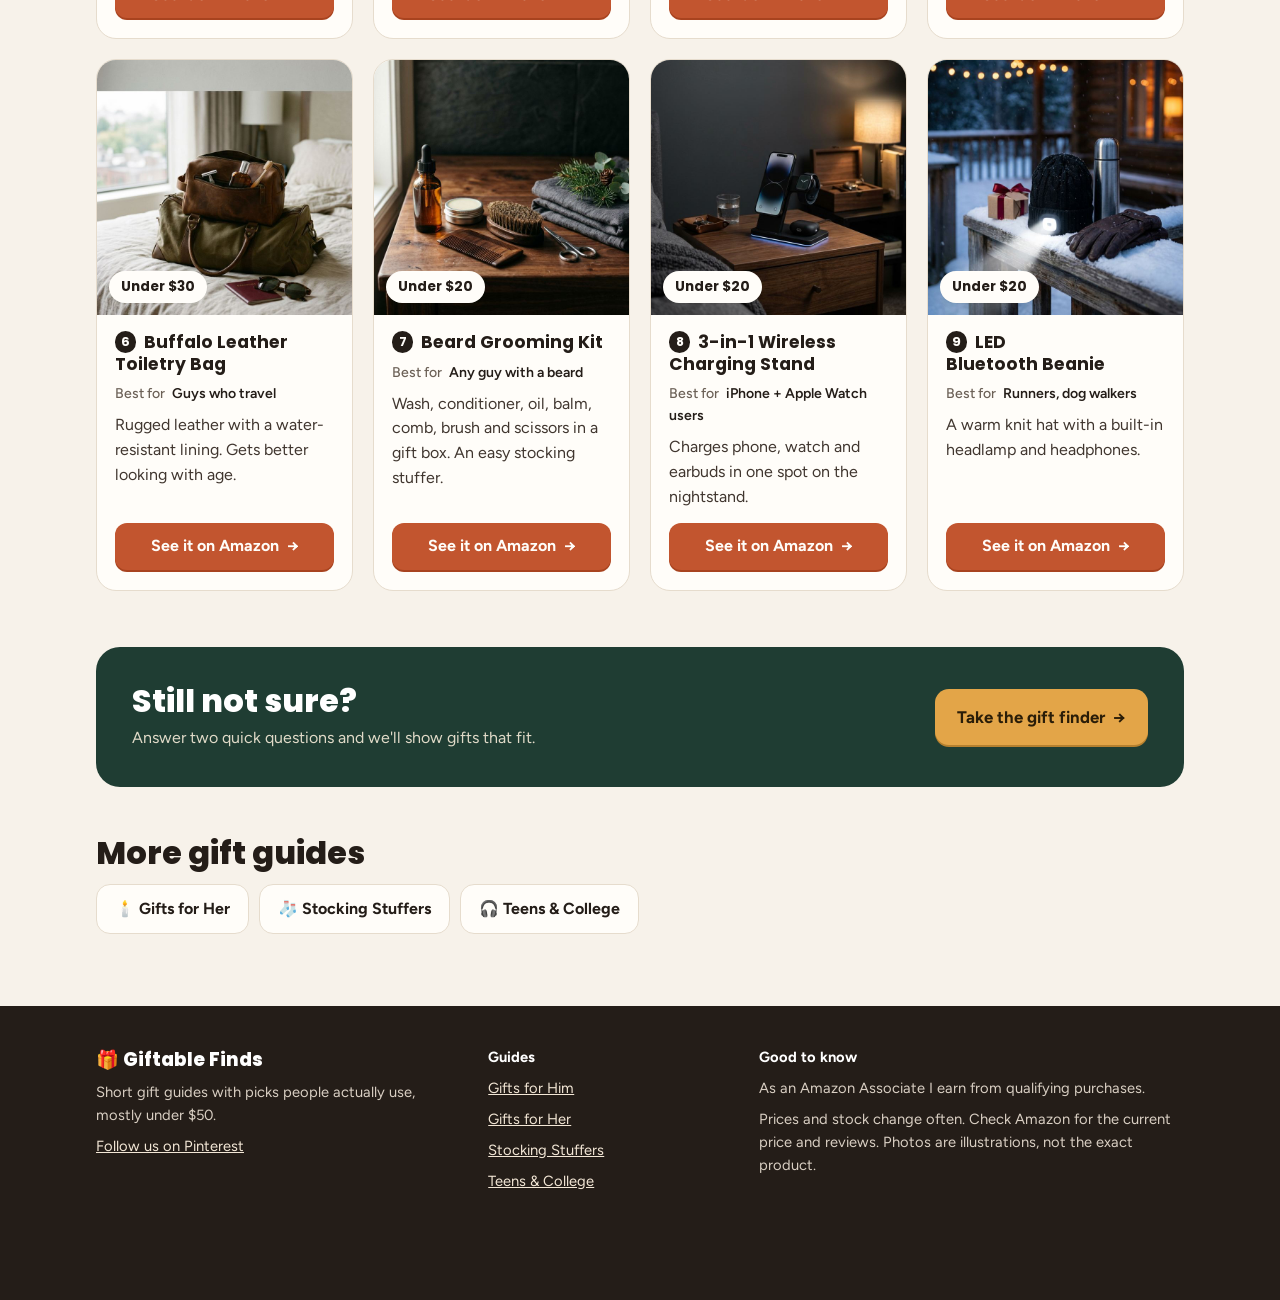
<file: gifts-for-him.html>
<!doctype html>
<html lang="en">
<head>
<meta charset="utf-8">
<meta name="viewport" content="width=device-width, initial-scale=1">
<meta name="p:domain_verify" content="f57af16468a3837883c127190c3ae38b"/>
<title>Gifts for Him Under $50 (That He&#x27;ll Actually Use) | Giftable Finds</title>
<meta name="description" content="For the dad, husband, boyfriend or brother who says he doesn&#x27;t need anything. Hand-picked gift ideas, mostly under $50.">
<link rel="canonical" href="https://giftablefindsco.github.io/gifts-for-him.html">
<meta property="og:title" content="Gifts for Him Under $50 (That He&#x27;ll Actually Use)">
<meta property="og:description" content="For the dad, husband, boyfriend or brother who says he doesn&#x27;t need anything. Hand-picked gift ideas, mostly under $50.">
<meta property="og:type" content="website">
<meta property="og:image" content="https://giftablefindsco.github.io/img-massage.jpg">
<meta name="theme-color" content="#b8573a">
<link rel="preconnect" href="https://fonts.googleapis.com">
<link rel="preconnect" href="https://fonts.gstatic.com" crossorigin>
<link rel="stylesheet" href="https://fonts.googleapis.com/css2?family=Lora:ital,wght@1,500;1,600&family=Poppins:wght@600;700;800&family=Figtree:wght@400;500;600;700&display=swap">
<link rel="stylesheet" href="style.css?v=2">
<link rel="icon" href="img-icon.png">
</head>
<body class="guide">
<div class="promo"><span class="promo-in">🎄 <b data-countdown>Christmas is coming</b> · Shop early, skip the December rush</span></div>
<header class="top"><div class="wrap bar">
  <a class="brand" href="index.html"><span class="logo" aria-hidden="true">🎁</span> Giftable Finds</a>
  <button class="menu-btn" aria-label="Open menu" aria-expanded="false" data-menu>☰</button>
  <nav data-nav><a href="gifts-for-him.html">Gifts for Him</a><a href="gifts-for-her.html">Gifts for Her</a><a href="stocking-stuffers.html">Stocking Stuffers</a><a href="gifts-for-teens.html">Teens &amp; College</a><a class="nav-cta" href="index.html#quiz">Gift Finder</a></nav>
</div></header>
<p class="disc wrap">As an Amazon Associate I earn from qualifying purchases. When you buy through links here, we may earn a small commission at no extra cost to you.</p>

<main>
  <section class="ghero"><div class="wrap">
    <p class="eyebrow anim-up">🥃 Shop early · Gift guide</p>
    <h1 class="anim-up d1">Gifts for Him Under $50 (That He&#x27;ll Actually Use)</h1>
    <p class="lede anim-up d2">For the dad, husband, boyfriend or brother who says he doesn&#x27;t need anything. We only list gifts with strong reviews.</p>
    <div class="ghero-meta anim-up d3"><span>✓ 9 picks</span><span>✓ Updated for 2026</span><span>✓ Available on Amazon</span></div>
  </div></section>
  <div class="wrap">
    <section class="spot reveal">
  <a class="spot-img" href="https://www.amazon.com/dp/B0DB86TWRJ?tag=giftablesite-20" target="_blank" rel="sponsored noopener" data-out="massage"><img src="img-massage.jpg" alt="Heated Massage Gun (illustration)" width="720" height="720"></a>
  <div class="spot-body">
    <p class="eyebrow">★ Our #1 pick</p>
    <h2>Heated Massage Gun</h2>
    <p class="who"><span>Best for</span> Dad, husband, the gym guy</p>
    <p class="lede">Deep-tissue settings plus a heated head for sore backs and legs. The gift for the guy who says he doesn&#x27;t need anything.</p>
    <div class="spot-row"><span class="tier big">Under $50</span>
    <a class="btn btn-lg" href="https://www.amazon.com/dp/B0DB86TWRJ?tag=giftablesite-20" target="_blank" rel="sponsored noopener" data-out="massage">Check today's price <span class="arr">→</span></a></div>
    <p class="fine">Opens Amazon in a new tab.</p>
  </div>
</section>
    <div class="list-head"><h2>All 9 picks</h2><div class="filters reveal" role="group" aria-label="Filter by budget"><button class="chip on" data-filter="999">All</button><button class="chip" data-filter="20">Under $20</button><button class="chip" data-filter="30">Under $30</button><button class="chip" data-filter="40">Under $40</button></div></div>
    <section class="grid" data-grid>
      <article class="card reveal" data-budget="50">
  <a class="ph" href="https://www.amazon.com/dp/B0BJV68C17?tag=giftablesite-20" target="_blank" rel="sponsored noopener" data-out="whiskey-smoker">
    <img src="img-whiskey-smoker.jpg" alt="Whiskey Smoker Kit gift idea (illustration)" width="720" height="720" loading="lazy" data-pin-description="Whiskey Smoker Kit: gift idea under $50">
    <span class="tier">Under $50</span>
  </a>
  <div class="body">
    <h3><span class="num">2</span>Whiskey Smoker Kit</h3>
    <p class="who"><span>Best for</span> Whiskey and bourbon fans</p>
    <p class="blurb">Torch, six wood-chip flavors, two glasses and ice molds in one box. Feels like a much pricier gift.</p>
    <a class="btn" href="https://www.amazon.com/dp/B0BJV68C17?tag=giftablesite-20" target="_blank" rel="sponsored noopener" data-out="whiskey-smoker">See it on Amazon <span class="arr">→</span></a>
  </div>
</article><article class="card reveal" data-budget="40">
  <a class="ph" href="https://www.amazon.com/dp/B00G2XGC88?tag=giftablesite-20" target="_blank" rel="sponsored noopener" data-out="skillet">
    <img src="img-skillet.jpg" alt="Lodge 12&quot; Cast Iron Skillet gift idea (illustration)" width="720" height="720" loading="lazy" data-pin-description="Lodge 12&quot; Cast Iron Skillet: gift idea under $40">
    <span class="tier">Under $40</span>
  </a>
  <div class="body">
    <h3><span class="num">3</span>Lodge 12&quot; Cast Iron Skillet</h3>
    <p class="who"><span>Best for</span> The dad who cooks</p>
    <p class="blurb">Pre-seasoned, goes stove to oven to grill, and lasts for decades.</p>
    <a class="btn" href="https://www.amazon.com/dp/B00G2XGC88?tag=giftablesite-20" target="_blank" rel="sponsored noopener" data-out="skillet">See it on Amazon <span class="arr">→</span></a>
  </div>
</article><article class="card reveal" data-budget="30">
  <a class="ph" href="https://www.amazon.com/dp/B08F7L8S2R?tag=giftablesite-20" target="_blank" rel="sponsored noopener" data-out="whiskey-glasses">
    <img src="img-whiskey-glasses.jpg" alt="Whiskey Glasses &amp; Chilling Stones Set gift idea (illustration)" width="720" height="720" loading="lazy" data-pin-description="Whiskey Glasses &amp; Chilling Stones Set: gift idea under $30">
    <span class="tier">Under $30</span>
  </a>
  <div class="body">
    <h3><span class="num">4</span>Whiskey Glasses &amp; Chilling Stones Set</h3>
    <p class="who"><span>Best for</span> Boyfriend, groomsmen, dad</p>
    <p class="blurb">Heavy rocks glasses plus granite stones that chill a pour without watering it down.</p>
    <a class="btn" href="https://www.amazon.com/dp/B08F7L8S2R?tag=giftablesite-20" target="_blank" rel="sponsored noopener" data-out="whiskey-glasses">See it on Amazon <span class="arr">→</span></a>
  </div>
</article><article class="card reveal" data-budget="40">
  <a class="ph" href="https://www.amazon.com/dp/B08K2G5Y78?tag=giftablesite-20" target="_blank" rel="sponsored noopener" data-out="thermometer">
    <img src="img-thermometer.jpg" alt="Wireless Meat Thermometer gift idea (illustration)" width="720" height="720" loading="lazy" data-pin-description="Wireless Meat Thermometer: gift idea under $40">
    <span class="tier">Under $40</span>
  </a>
  <div class="body">
    <h3><span class="num">5</span>Wireless Meat Thermometer</h3>
    <p class="who"><span>Best for</span> Grill dads</p>
    <p class="blurb">Checks the temp from his phone, so brisket and steak come out right without guessing.</p>
    <a class="btn" href="https://www.amazon.com/dp/B08K2G5Y78?tag=giftablesite-20" target="_blank" rel="sponsored noopener" data-out="thermometer">See it on Amazon <span class="arr">→</span></a>
  </div>
</article><article class="card reveal" data-budget="30">
  <a class="ph" href="https://www.amazon.com/dp/B01LK3VAGI?tag=giftablesite-20" target="_blank" rel="sponsored noopener" data-out="dopp">
    <img src="img-dopp.jpg" alt="Buffalo Leather Toiletry Bag gift idea (illustration)" width="720" height="720" loading="lazy" data-pin-description="Buffalo Leather Toiletry Bag: gift idea under $30">
    <span class="tier">Under $30</span>
  </a>
  <div class="body">
    <h3><span class="num">6</span>Buffalo Leather Toiletry Bag</h3>
    <p class="who"><span>Best for</span> Guys who travel</p>
    <p class="blurb">Rugged leather with a water-resistant lining. Gets better looking with age.</p>
    <a class="btn" href="https://www.amazon.com/dp/B01LK3VAGI?tag=giftablesite-20" target="_blank" rel="sponsored noopener" data-out="dopp">See it on Amazon <span class="arr">→</span></a>
  </div>
</article><article class="card reveal" data-budget="20">
  <a class="ph" href="https://www.amazon.com/dp/B078N1DBY9?tag=giftablesite-20" target="_blank" rel="sponsored noopener" data-out="beard">
    <img src="img-beard.jpg" alt="Beard Grooming Kit gift idea (illustration)" width="720" height="720" loading="lazy" data-pin-description="Beard Grooming Kit: gift idea under $20">
    <span class="tier">Under $20</span>
  </a>
  <div class="body">
    <h3><span class="num">7</span>Beard Grooming Kit</h3>
    <p class="who"><span>Best for</span> Any guy with a beard</p>
    <p class="blurb">Wash, conditioner, oil, balm, comb, brush and scissors in a gift box. An easy stocking stuffer.</p>
    <a class="btn" href="https://www.amazon.com/dp/B078N1DBY9?tag=giftablesite-20" target="_blank" rel="sponsored noopener" data-out="beard">See it on Amazon <span class="arr">→</span></a>
  </div>
</article><article class="card reveal" data-budget="20">
  <a class="ph" href="https://www.amazon.com/dp/B0CNTH3F7P?tag=giftablesite-20" target="_blank" rel="sponsored noopener" data-out="charger">
    <img src="img-charger.jpg" alt="3-in-1 Wireless Charging Stand gift idea (illustration)" width="720" height="720" loading="lazy" data-pin-description="3-in-1 Wireless Charging Stand: gift idea under $20">
    <span class="tier">Under $20</span>
  </a>
  <div class="body">
    <h3><span class="num">8</span>3-in-1 Wireless Charging Stand</h3>
    <p class="who"><span>Best for</span> iPhone + Apple Watch users</p>
    <p class="blurb">Charges phone, watch and earbuds in one spot on the nightstand.</p>
    <a class="btn" href="https://www.amazon.com/dp/B0CNTH3F7P?tag=giftablesite-20" target="_blank" rel="sponsored noopener" data-out="charger">See it on Amazon <span class="arr">→</span></a>
  </div>
</article><article class="card reveal" data-budget="20">
  <a class="ph" href="https://www.amazon.com/dp/B09FFB6T63?tag=giftablesite-20" target="_blank" rel="sponsored noopener" data-out="beanie">
    <img src="img-beanie.jpg" alt="LED Bluetooth Beanie gift idea (illustration)" width="720" height="720" loading="lazy" data-pin-description="LED Bluetooth Beanie: gift idea under $20">
    <span class="tier">Under $20</span>
  </a>
  <div class="body">
    <h3><span class="num">9</span>LED Bluetooth Beanie</h3>
    <p class="who"><span>Best for</span> Runners, dog walkers</p>
    <p class="blurb">A warm knit hat with a built-in headlamp and headphones.</p>
    <a class="btn" href="https://www.amazon.com/dp/B09FFB6T63?tag=giftablesite-20" target="_blank" rel="sponsored noopener" data-out="beanie">See it on Amazon <span class="arr">→</span></a>
  </div>
</article>
    </section>
    <p class="empty" data-empty hidden>No picks in that budget yet. Try a higher one.</p>
    <section class="quiz-teaser reveal">
      <div><h2>Still not sure?</h2><p>Answer two quick questions and we'll show gifts that fit.</p></div>
      <a class="btn btn-lg" href="index.html#quiz">Take the gift finder <span class="arr">→</span></a>
    </section>
    <section class="more reveal"><h2>More gift guides</h2><div class="g-chips"><a class="g-chip" href="gifts-for-her.html">🕯️ Gifts for Her</a><a class="g-chip" href="stocking-stuffers.html">🧦 Stocking Stuffers</a><a class="g-chip" href="gifts-for-teens.html">🎧 Teens &amp; College</a></div></section>
  </div>
</main>
<footer><div class="wrap foot">
<div><p class="brand">🎁 Giftable Finds</p><p>Short gift guides with picks people actually use, mostly under $50.</p>
<p><a href="https://www.pinterest.com/giftablefindsco/" rel="noopener">Follow us on Pinterest</a></p></div>
<div><p><strong>Guides</strong></p><p><a href="gifts-for-him.html">Gifts for Him</a></p><p><a href="gifts-for-her.html">Gifts for Her</a></p><p><a href="stocking-stuffers.html">Stocking Stuffers</a></p><p><a href="gifts-for-teens.html">Teens &amp; College</a></p></div>
<div><p><strong>Good to know</strong></p><p>As an Amazon Associate I earn from qualifying purchases.</p><p>Prices and stock change often. Check Amazon for the current price and reviews. Photos are illustrations, not the exact product.</p></div>
</div></footer>
<a class="sticky-cta" href="index.html#quiz" data-sticky>🎁 Stuck? <b>Find a gift in 10 seconds</b> →</a>
<script>window.GF={"massage":{"n":"Heated Massage Gun","u":"https://www.amazon.com/dp/B0DB86TWRJ?tag=giftablesite-20","i":"img-massage.jpg","t":"Under $50","b":50,"w":"Dad, husband, the gym guy","d":"Deep-tissue settings plus a heated head for sore backs and legs. The gift for the guy who says he doesn't need anything.","r":["him"]},"whiskey-smoker":{"n":"Whiskey Smoker Kit","u":"https://www.amazon.com/dp/B0BJV68C17?tag=giftablesite-20","i":"img-whiskey-smoker.jpg","t":"Under $50","b":50,"w":"Whiskey and bourbon fans","d":"Torch, six wood-chip flavors, two glasses and ice molds in one box. Feels like a much pricier gift.","r":["him"]},"whiskey-glasses":{"n":"Whiskey Glasses & Chilling Stones Set","u":"https://www.amazon.com/dp/B08F7L8S2R?tag=giftablesite-20","i":"img-whiskey-glasses.jpg","t":"Under $30","b":30,"w":"Boyfriend, groomsmen, dad","d":"Heavy rocks glasses plus granite stones that chill a pour without watering it down.","r":["him"]},"skillet":{"n":"Lodge 12\" Cast Iron Skillet","u":"https://www.amazon.com/dp/B00G2XGC88?tag=giftablesite-20","i":"img-skillet.jpg","t":"Under $40","b":40,"w":"The dad who cooks","d":"Pre-seasoned, goes stove to oven to grill, and lasts for decades.","r":["him"]},"beard":{"n":"Beard Grooming Kit","u":"https://www.amazon.com/dp/B078N1DBY9?tag=giftablesite-20","i":"img-beard.jpg","t":"Under $20","b":20,"w":"Any guy with a beard","d":"Wash, conditioner, oil, balm, comb, brush and scissors in a gift box. An easy stocking stuffer.","r":["him"]},"dopp":{"n":"Buffalo Leather Toiletry Bag","u":"https://www.amazon.com/dp/B01LK3VAGI?tag=giftablesite-20","i":"img-dopp.jpg","t":"Under $30","b":30,"w":"Guys who travel","d":"Rugged leather with a water-resistant lining. Gets better looking with age.","r":["him"]},"charger":{"n":"3-in-1 Wireless Charging Stand","u":"https://www.amazon.com/dp/B0CNTH3F7P?tag=giftablesite-20","i":"img-charger.jpg","t":"Under $20","b":20,"w":"iPhone + Apple Watch users","d":"Charges phone, watch and earbuds in one spot on the nightstand.","r":["him","teen","anyone"]},"thermometer":{"n":"Wireless Meat Thermometer","u":"https://www.amazon.com/dp/B08K2G5Y78?tag=giftablesite-20","i":"img-thermometer.jpg","t":"Under $40","b":40,"w":"Grill dads","d":"Checks the temp from his phone, so brisket and steak come out right without guessing.","r":["him"]},"beanie":{"n":"LED Bluetooth Beanie","u":"https://www.amazon.com/dp/B09FFB6T63?tag=giftablesite-20","i":"img-beanie.jpg","t":"Under $20","b":20,"w":"Runners, dog walkers","d":"A warm knit hat with a built-in headlamp and headphones.","r":["him","teen"]},"candle":{"n":"Candle Warmer Lamp with Timer","u":"https://www.amazon.com/dp/B0CTJGJL2T?tag=giftablesite-20","i":"img-candle.jpg","t":"Under $25","b":25,"w":"Mom, sister, best friend","d":"Melts candles from the top with a soft glow. No open flame, and the timer shuts it off.","r":["her","anyone"]},"hoodie":{"n":"Wearable Blanket Hoodie","u":"https://www.amazon.com/dp/B0BX92ZT75?tag=giftablesite-20","i":"img-hoodie.jpg","t":"Under $30","b":30,"w":"The mom who's always cold","d":"Oversized sherpa-lined hoodie she'll live in all winter.","r":["her"]},"blanket":{"n":"Heated Throw Blanket","u":"https://www.amazon.com/dp/B0BZR6YBHK?tag=giftablesite-20","i":"img-blanket.jpg","t":"Under $40","b":40,"w":"Anyone who loves cozy nights","d":"Soft flannel throw with fast heat-up, several heat levels and an auto-off timer.","r":["her","anyone"]},"eyemask":{"n":"RENPHO Heated Eye Massager","u":"https://www.amazon.com/dp/B07SM61FCT?tag=giftablesite-20","i":"img-eyemask.jpg","t":"Under $50","b":50,"w":"Self-care lovers","d":"Gentle heat and massage around the eyes. A spa night she can have at home.","r":["her"]},"slippers":{"n":"Memory Foam Slippers","u":"https://www.amazon.com/dp/B08V4WH3DS?tag=giftablesite-20","i":"img-slippers.jpg","t":"Under $20","b":20,"w":"Mom, grandma","d":"Plush memory foam slippers she'll wear every morning.","r":["her"]},"neckmassager":{"n":"Shiatsu Neck & Shoulder Massager","u":"https://www.amazon.com/dp/B0DHL5WS49?tag=giftablesite-20","i":"img-neckmassager.jpg","t":"Under $30","b":30,"w":"Desk workers, busy moms","d":"Kneading nodes with soothing heat that drape over the neck and shoulders.","r":["her"]},"sleep":{"n":"Bluetooth Sleep Headphones Headband","u":"https://www.amazon.com/dp/B07SHBQY7Z?tag=giftablesite-20","i":"img-sleep.jpg","t":"Under $20","b":20,"w":"Podcast-to-sleep people","d":"Soft headband with thin speakers that stay comfy even for side sleepers.","r":["her","teen"]},"flowers":{"n":"LEGO Botanicals Wildflower Bouquet","u":"https://www.amazon.com/dp/B0BGQL5B3Q?tag=giftablesite-20","i":"img-flowers.jpg","t":"Under $50","b":50,"w":"Adults who like a calm build","d":"A relaxing build that turns into flowers that never wilt.","r":["her"]},"tumbler":{"n":"40 oz Insulated Tumbler with Handle","u":"https://www.amazon.com/dp/B0BHBP1X1B?tag=giftablesite-20","i":"img-tumbler.jpg","t":"Under $20","b":20,"w":"Her, coworkers","d":"Big insulated tumbler with a handle and straw that keeps drinks cold for hours.","r":["her","anyone"]},"wine":{"n":"Electric Wine Opener Gift Set","u":"https://www.amazon.com/dp/B0D3KSJ75G?tag=giftablesite-20","i":"img-wine.jpg","t":"Under $30","b":30,"w":"Hosts, wine lovers","d":"Rechargeable opener plus vacuum pump, foil cutter, aerator and stoppers.","r":["her","anyone"]},"burts":{"n":"Burt's Bees Gift Set","u":"https://www.amazon.com/dp/B00VK5SG46?tag=giftablesite-20","i":"img-burts.jpg","t":"Under $25","b":25,"w":"Teachers, coworkers","d":"Six skin-care classics in a giftable tin.","r":["anyone"]},"waffle":{"n":"Dash Mini Waffle Maker","u":"https://www.amazon.com/dp/B010TCP3SC?tag=giftablesite-20","i":"img-waffle.jpg","t":"Under $15","b":15,"w":"Anyone with a kitchen or dorm","d":"Personal waffles in minutes. A cult-favorite stocking stuffer.","r":["teen","anyone"]},"handwarmers":{"n":"Rechargeable Hand Warmers (2-Pack)","u":"https://www.amazon.com/dp/B0CG65PYBV?tag=giftablesite-20","i":"img-handwarmers.jpg","t":"Under $20","b":20,"w":"Cold-hands people","d":"USB-rechargeable warmers for cold walks, games and commutes.","r":["anyone"]},"readinglight":{"n":"Rechargeable Neck Reading Light","u":"https://www.amazon.com/dp/B07WNRN9WQ?tag=giftablesite-20","i":"img-readinglight.jpg","t":"Under $20","b":20,"w":"Book lovers","d":"Bendable light that sits around the neck so you can read in bed without a lamp.","r":["teen","anyone"]},"mugwarmer":{"n":"Coffee Mug Warmer","u":"https://www.amazon.com/dp/B0CC8DS2S5?tag=giftablesite-20","i":"img-mugwarmer.jpg","t":"Under $20","b":20,"w":"Coffee drinkers, coworkers","d":"Keeps coffee warm on the desk. No more microwaving.","r":["anyone"]},"speaker":{"n":"Waterproof Shower Speaker","u":"https://www.amazon.com/dp/B0DB18QHMS?tag=giftablesite-20","i":"img-speaker.jpg","t":"Under $25","b":25,"w":"Teens, music lovers","d":"Waterproof Bluetooth speaker for shower concerts.","r":["teen"]},"lapdesk":{"n":"Cushioned Laptop Lap Desk","u":"https://www.amazon.com/dp/B07W7SZJ25?tag=giftablesite-20","i":"img-lapdesk.jpg","t":"Under $30","b":30,"w":"College students","d":"Fits laptops up to 15.6\", with a cushion and a storage pocket. Homework from bed.","r":["teen"]},"bottle":{"n":"Owala FreeSip Water Bottle (24 oz)","u":"https://www.amazon.com/dp/B0BZYCJK89?tag=giftablesite-20","i":"img-bottle.jpg","t":"Under $30","b":30,"w":"Teens, students","d":"Sip through the straw or swig from the spout, and the lid locks for backpacks.","r":["teen"]},"projector":{"n":"Aurora Galaxy Projector","u":"https://www.amazon.com/dp/B0B4518KC2?tag=giftablesite-20","i":"img-projector.jpg","t":"Under $50","b":50,"w":"Teens' bedrooms","d":"Turns a ceiling into moving northern lights.","r":["teen"]}};</script>
<script src="app.js?v=2" defer></script>
<script async defer src="https://assets.pinterest.com/js/pinit.js" data-pin-hover="true"></script>
</body></html>
</file>
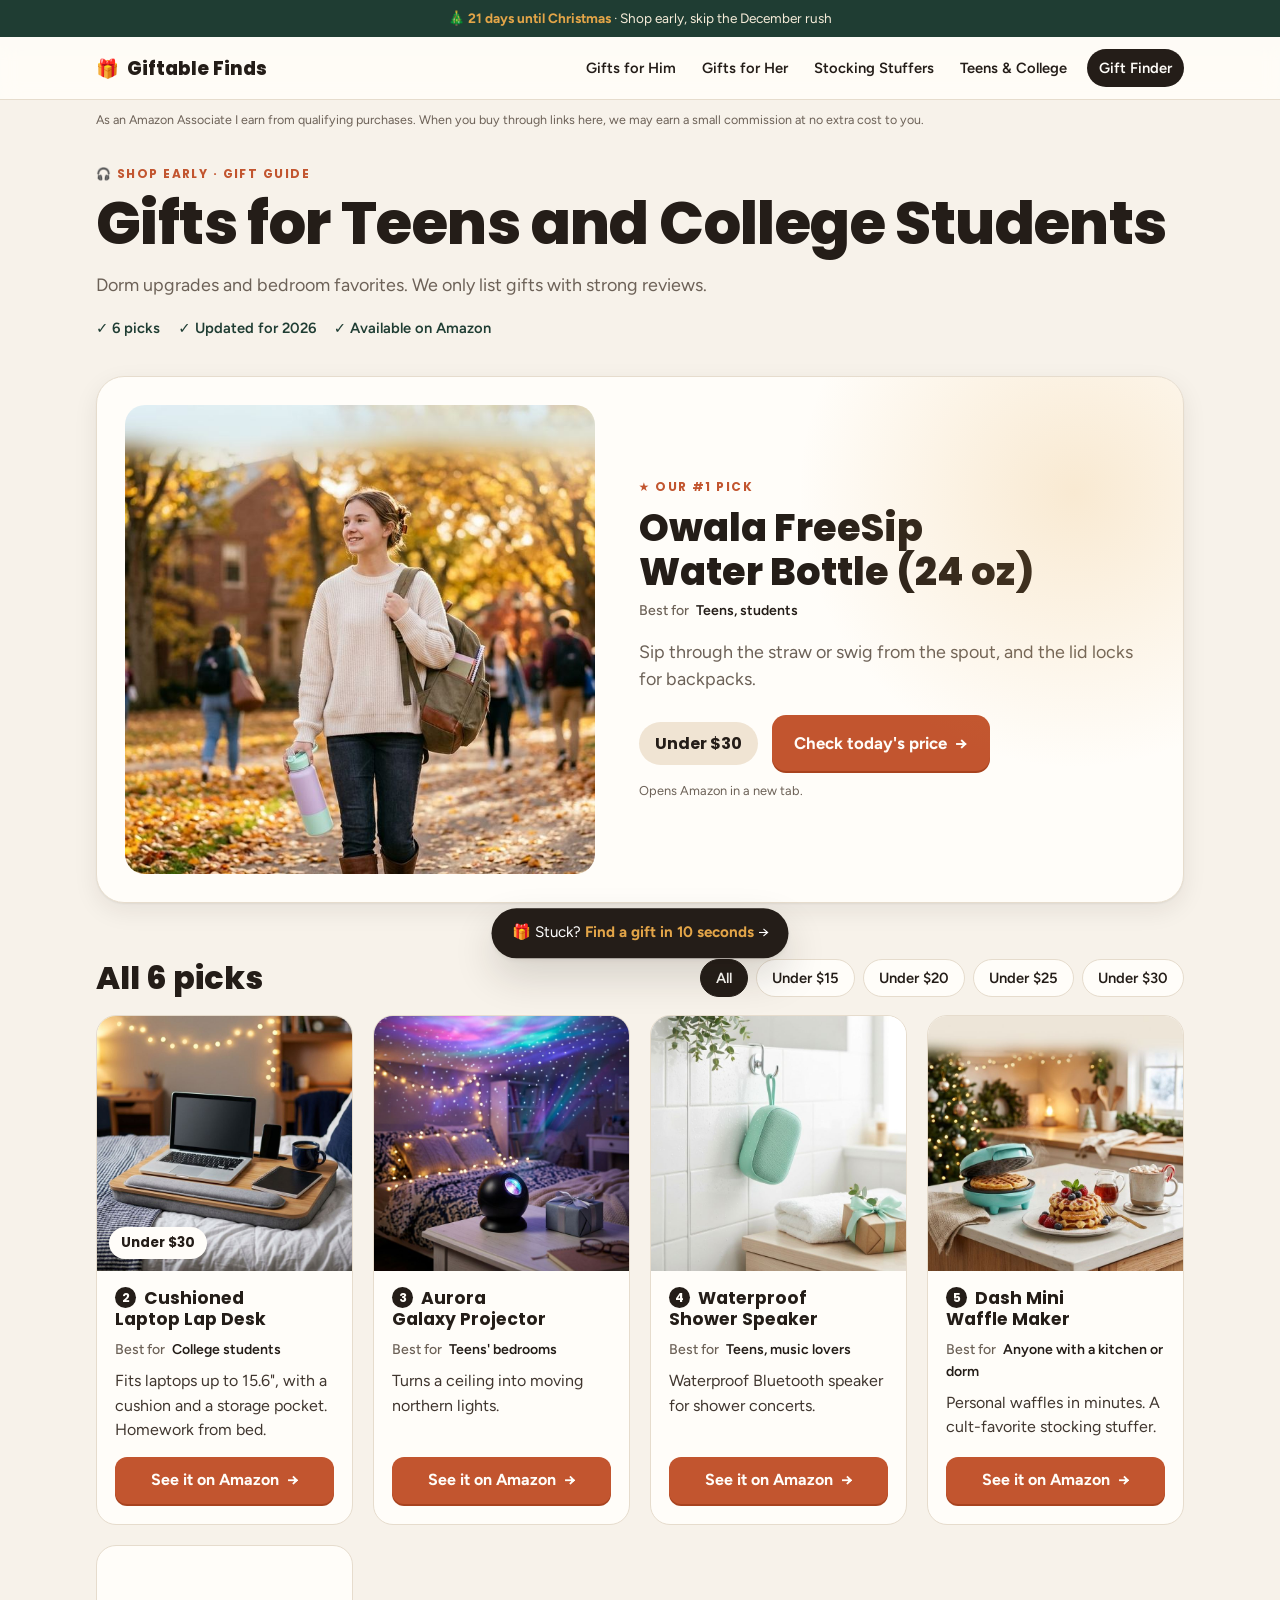
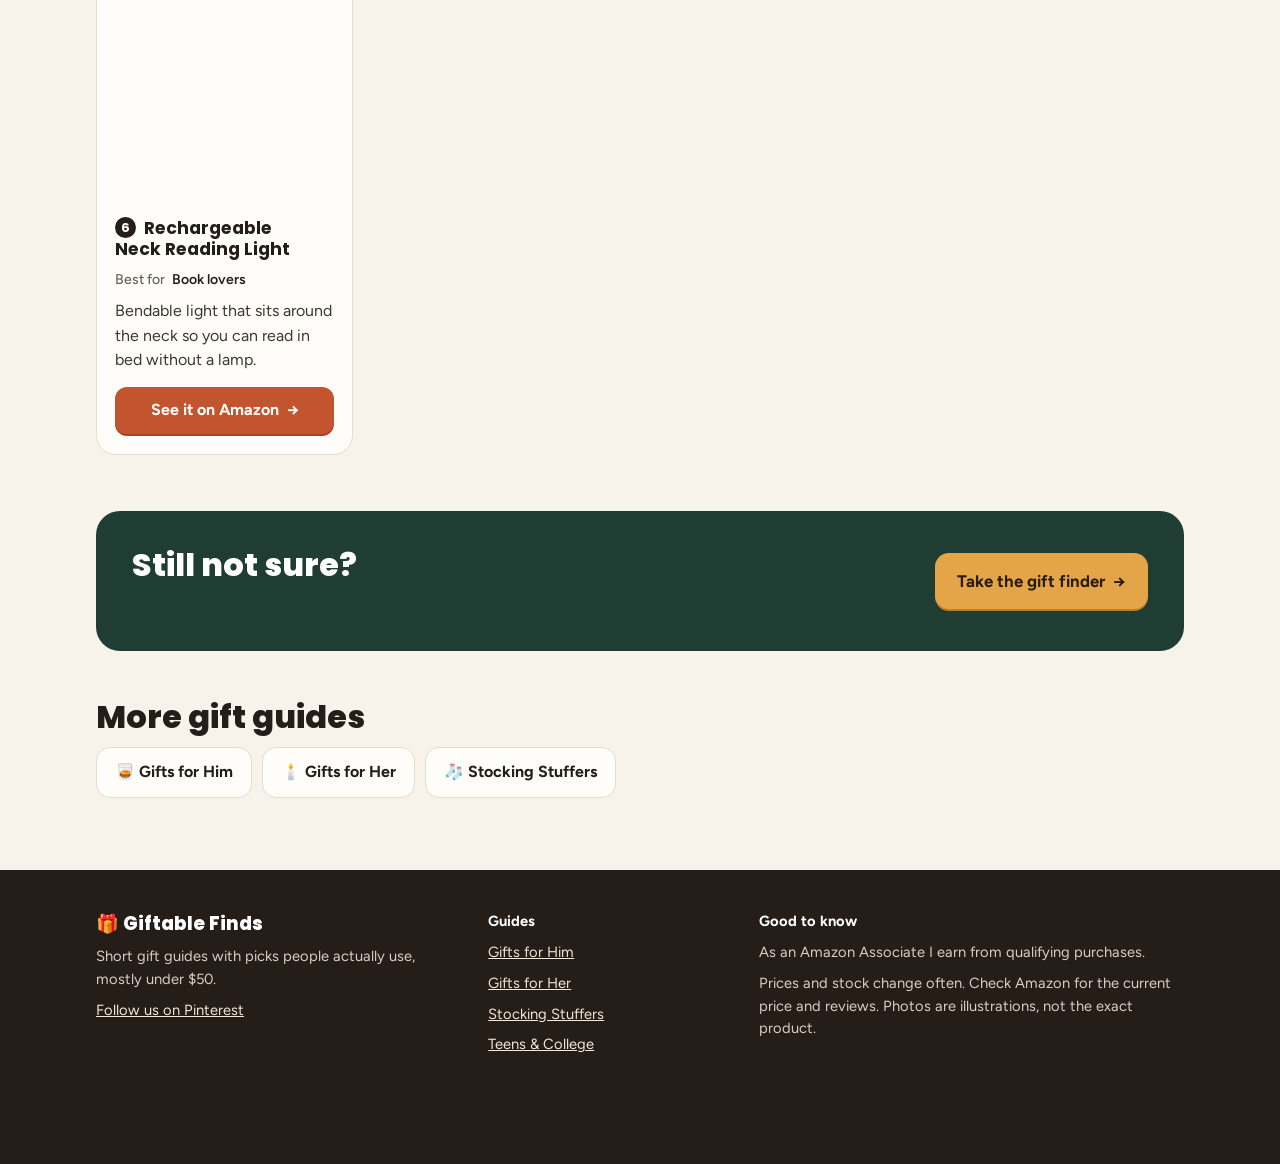
<file: gifts-for-teens.html>
<!doctype html>
<html lang="en">
<head>
<meta charset="utf-8">
<meta name="viewport" content="width=device-width, initial-scale=1">
<meta name="p:domain_verify" content="f57af16468a3837883c127190c3ae38b"/>
<title>Gifts for Teens and College Students | Giftable Finds</title>
<meta name="description" content="Dorm upgrades and bedroom favorites. Hand-picked gift ideas, mostly under $50.">
<link rel="canonical" href="https://giftablefindsco.github.io/gifts-for-teens.html">
<meta property="og:title" content="Gifts for Teens and College Students">
<meta property="og:description" content="Dorm upgrades and bedroom favorites. Hand-picked gift ideas, mostly under $50.">
<meta property="og:type" content="website">
<meta property="og:image" content="https://giftablefindsco.github.io/img-massage.jpg">
<meta name="theme-color" content="#b8573a">
<link rel="preconnect" href="https://fonts.googleapis.com">
<link rel="preconnect" href="https://fonts.gstatic.com" crossorigin>
<link rel="stylesheet" href="https://fonts.googleapis.com/css2?family=Lora:ital,wght@1,500;1,600&family=Poppins:wght@600;700;800&family=Figtree:wght@400;500;600;700&display=swap">
<link rel="stylesheet" href="style.css?v=2">
<link rel="icon" href="img-icon.png">
</head>
<body class="guide">
<div class="promo"><span class="promo-in">🎄 <b data-countdown>Christmas is coming</b> · Shop early, skip the December rush</span></div>
<header class="top"><div class="wrap bar">
  <a class="brand" href="index.html"><span class="logo" aria-hidden="true">🎁</span> Giftable Finds</a>
  <button class="menu-btn" aria-label="Open menu" aria-expanded="false" data-menu>☰</button>
  <nav data-nav><a href="gifts-for-him.html">Gifts for Him</a><a href="gifts-for-her.html">Gifts for Her</a><a href="stocking-stuffers.html">Stocking Stuffers</a><a href="gifts-for-teens.html">Teens &amp; College</a><a class="nav-cta" href="index.html#quiz">Gift Finder</a></nav>
</div></header>
<p class="disc wrap">As an Amazon Associate I earn from qualifying purchases. When you buy through links here, we may earn a small commission at no extra cost to you.</p>

<main>
  <section class="ghero"><div class="wrap">
    <p class="eyebrow anim-up">🎧 Shop early · Gift guide</p>
    <h1 class="anim-up d1">Gifts for Teens and College Students</h1>
    <p class="lede anim-up d2">Dorm upgrades and bedroom favorites. We only list gifts with strong reviews.</p>
    <div class="ghero-meta anim-up d3"><span>✓ 6 picks</span><span>✓ Updated for 2026</span><span>✓ Available on Amazon</span></div>
  </div></section>
  <div class="wrap">
    <section class="spot reveal">
  <a class="spot-img" href="https://www.amazon.com/dp/B0BZYCJK89?tag=giftablesite-20" target="_blank" rel="sponsored noopener" data-out="bottle"><img src="img-bottle.jpg" alt="Owala FreeSip Water Bottle (24 oz) (illustration)" width="720" height="720"></a>
  <div class="spot-body">
    <p class="eyebrow">★ Our #1 pick</p>
    <h2>Owala FreeSip Water Bottle (24 oz)</h2>
    <p class="who"><span>Best for</span> Teens, students</p>
    <p class="lede">Sip through the straw or swig from the spout, and the lid locks for backpacks.</p>
    <div class="spot-row"><span class="tier big">Under $30</span>
    <a class="btn btn-lg" href="https://www.amazon.com/dp/B0BZYCJK89?tag=giftablesite-20" target="_blank" rel="sponsored noopener" data-out="bottle">Check today's price <span class="arr">→</span></a></div>
    <p class="fine">Opens Amazon in a new tab.</p>
  </div>
</section>
    <div class="list-head"><h2>All 6 picks</h2><div class="filters reveal" role="group" aria-label="Filter by budget"><button class="chip on" data-filter="999">All</button><button class="chip" data-filter="15">Under $15</button><button class="chip" data-filter="20">Under $20</button><button class="chip" data-filter="25">Under $25</button><button class="chip" data-filter="30">Under $30</button></div></div>
    <section class="grid" data-grid>
      <article class="card reveal" data-budget="30">
  <a class="ph" href="https://www.amazon.com/dp/B07W7SZJ25?tag=giftablesite-20" target="_blank" rel="sponsored noopener" data-out="lapdesk">
    <img src="img-lapdesk.jpg" alt="Cushioned Laptop Lap Desk gift idea (illustration)" width="720" height="720" loading="lazy" data-pin-description="Cushioned Laptop Lap Desk: gift idea under $30">
    <span class="tier">Under $30</span>
  </a>
  <div class="body">
    <h3><span class="num">2</span>Cushioned Laptop Lap Desk</h3>
    <p class="who"><span>Best for</span> College students</p>
    <p class="blurb">Fits laptops up to 15.6&quot;, with a cushion and a storage pocket. Homework from bed.</p>
    <a class="btn" href="https://www.amazon.com/dp/B07W7SZJ25?tag=giftablesite-20" target="_blank" rel="sponsored noopener" data-out="lapdesk">See it on Amazon <span class="arr">→</span></a>
  </div>
</article><article class="card reveal" data-budget="50">
  <a class="ph" href="https://www.amazon.com/dp/B0B4518KC2?tag=giftablesite-20" target="_blank" rel="sponsored noopener" data-out="projector">
    <img src="img-projector.jpg" alt="Aurora Galaxy Projector gift idea (illustration)" width="720" height="720" loading="lazy" data-pin-description="Aurora Galaxy Projector: gift idea under $50">
    <span class="tier">Under $50</span>
  </a>
  <div class="body">
    <h3><span class="num">3</span>Aurora Galaxy Projector</h3>
    <p class="who"><span>Best for</span> Teens&#x27; bedrooms</p>
    <p class="blurb">Turns a ceiling into moving northern lights.</p>
    <a class="btn" href="https://www.amazon.com/dp/B0B4518KC2?tag=giftablesite-20" target="_blank" rel="sponsored noopener" data-out="projector">See it on Amazon <span class="arr">→</span></a>
  </div>
</article><article class="card reveal" data-budget="25">
  <a class="ph" href="https://www.amazon.com/dp/B0DB18QHMS?tag=giftablesite-20" target="_blank" rel="sponsored noopener" data-out="speaker">
    <img src="img-speaker.jpg" alt="Waterproof Shower Speaker gift idea (illustration)" width="720" height="720" loading="lazy" data-pin-description="Waterproof Shower Speaker: gift idea under $25">
    <span class="tier">Under $25</span>
  </a>
  <div class="body">
    <h3><span class="num">4</span>Waterproof Shower Speaker</h3>
    <p class="who"><span>Best for</span> Teens, music lovers</p>
    <p class="blurb">Waterproof Bluetooth speaker for shower concerts.</p>
    <a class="btn" href="https://www.amazon.com/dp/B0DB18QHMS?tag=giftablesite-20" target="_blank" rel="sponsored noopener" data-out="speaker">See it on Amazon <span class="arr">→</span></a>
  </div>
</article><article class="card reveal" data-budget="15">
  <a class="ph" href="https://www.amazon.com/dp/B010TCP3SC?tag=giftablesite-20" target="_blank" rel="sponsored noopener" data-out="waffle">
    <img src="img-waffle.jpg" alt="Dash Mini Waffle Maker gift idea (illustration)" width="720" height="720" loading="lazy" data-pin-description="Dash Mini Waffle Maker: gift idea under $15">
    <span class="tier">Under $15</span>
  </a>
  <div class="body">
    <h3><span class="num">5</span>Dash Mini Waffle Maker</h3>
    <p class="who"><span>Best for</span> Anyone with a kitchen or dorm</p>
    <p class="blurb">Personal waffles in minutes. A cult-favorite stocking stuffer.</p>
    <a class="btn" href="https://www.amazon.com/dp/B010TCP3SC?tag=giftablesite-20" target="_blank" rel="sponsored noopener" data-out="waffle">See it on Amazon <span class="arr">→</span></a>
  </div>
</article><article class="card reveal" data-budget="20">
  <a class="ph" href="https://www.amazon.com/dp/B07WNRN9WQ?tag=giftablesite-20" target="_blank" rel="sponsored noopener" data-out="readinglight">
    <img src="img-readinglight.jpg" alt="Rechargeable Neck Reading Light gift idea (illustration)" width="720" height="720" loading="lazy" data-pin-description="Rechargeable Neck Reading Light: gift idea under $20">
    <span class="tier">Under $20</span>
  </a>
  <div class="body">
    <h3><span class="num">6</span>Rechargeable Neck Reading Light</h3>
    <p class="who"><span>Best for</span> Book lovers</p>
    <p class="blurb">Bendable light that sits around the neck so you can read in bed without a lamp.</p>
    <a class="btn" href="https://www.amazon.com/dp/B07WNRN9WQ?tag=giftablesite-20" target="_blank" rel="sponsored noopener" data-out="readinglight">See it on Amazon <span class="arr">→</span></a>
  </div>
</article>
    </section>
    <p class="empty" data-empty hidden>No picks in that budget yet. Try a higher one.</p>
    <section class="quiz-teaser reveal">
      <div><h2>Still not sure?</h2><p>Answer two quick questions and we'll show gifts that fit.</p></div>
      <a class="btn btn-lg" href="index.html#quiz">Take the gift finder <span class="arr">→</span></a>
    </section>
    <section class="more reveal"><h2>More gift guides</h2><div class="g-chips"><a class="g-chip" href="gifts-for-him.html">🥃 Gifts for Him</a><a class="g-chip" href="gifts-for-her.html">🕯️ Gifts for Her</a><a class="g-chip" href="stocking-stuffers.html">🧦 Stocking Stuffers</a></div></section>
  </div>
</main>
<footer><div class="wrap foot">
<div><p class="brand">🎁 Giftable Finds</p><p>Short gift guides with picks people actually use, mostly under $50.</p>
<p><a href="https://www.pinterest.com/giftablefindsco/" rel="noopener">Follow us on Pinterest</a></p></div>
<div><p><strong>Guides</strong></p><p><a href="gifts-for-him.html">Gifts for Him</a></p><p><a href="gifts-for-her.html">Gifts for Her</a></p><p><a href="stocking-stuffers.html">Stocking Stuffers</a></p><p><a href="gifts-for-teens.html">Teens &amp; College</a></p></div>
<div><p><strong>Good to know</strong></p><p>As an Amazon Associate I earn from qualifying purchases.</p><p>Prices and stock change often. Check Amazon for the current price and reviews. Photos are illustrations, not the exact product.</p></div>
</div></footer>
<a class="sticky-cta" href="index.html#quiz" data-sticky>🎁 Stuck? <b>Find a gift in 10 seconds</b> →</a>
<script>window.GF={"massage":{"n":"Heated Massage Gun","u":"https://www.amazon.com/dp/B0DB86TWRJ?tag=giftablesite-20","i":"img-massage.jpg","t":"Under $50","b":50,"w":"Dad, husband, the gym guy","d":"Deep-tissue settings plus a heated head for sore backs and legs. The gift for the guy who says he doesn't need anything.","r":["him"]},"whiskey-smoker":{"n":"Whiskey Smoker Kit","u":"https://www.amazon.com/dp/B0BJV68C17?tag=giftablesite-20","i":"img-whiskey-smoker.jpg","t":"Under $50","b":50,"w":"Whiskey and bourbon fans","d":"Torch, six wood-chip flavors, two glasses and ice molds in one box. Feels like a much pricier gift.","r":["him"]},"whiskey-glasses":{"n":"Whiskey Glasses & Chilling Stones Set","u":"https://www.amazon.com/dp/B08F7L8S2R?tag=giftablesite-20","i":"img-whiskey-glasses.jpg","t":"Under $30","b":30,"w":"Boyfriend, groomsmen, dad","d":"Heavy rocks glasses plus granite stones that chill a pour without watering it down.","r":["him"]},"skillet":{"n":"Lodge 12\" Cast Iron Skillet","u":"https://www.amazon.com/dp/B00G2XGC88?tag=giftablesite-20","i":"img-skillet.jpg","t":"Under $40","b":40,"w":"The dad who cooks","d":"Pre-seasoned, goes stove to oven to grill, and lasts for decades.","r":["him"]},"beard":{"n":"Beard Grooming Kit","u":"https://www.amazon.com/dp/B078N1DBY9?tag=giftablesite-20","i":"img-beard.jpg","t":"Under $20","b":20,"w":"Any guy with a beard","d":"Wash, conditioner, oil, balm, comb, brush and scissors in a gift box. An easy stocking stuffer.","r":["him"]},"dopp":{"n":"Buffalo Leather Toiletry Bag","u":"https://www.amazon.com/dp/B01LK3VAGI?tag=giftablesite-20","i":"img-dopp.jpg","t":"Under $30","b":30,"w":"Guys who travel","d":"Rugged leather with a water-resistant lining. Gets better looking with age.","r":["him"]},"charger":{"n":"3-in-1 Wireless Charging Stand","u":"https://www.amazon.com/dp/B0CNTH3F7P?tag=giftablesite-20","i":"img-charger.jpg","t":"Under $20","b":20,"w":"iPhone + Apple Watch users","d":"Charges phone, watch and earbuds in one spot on the nightstand.","r":["him","teen","anyone"]},"thermometer":{"n":"Wireless Meat Thermometer","u":"https://www.amazon.com/dp/B08K2G5Y78?tag=giftablesite-20","i":"img-thermometer.jpg","t":"Under $40","b":40,"w":"Grill dads","d":"Checks the temp from his phone, so brisket and steak come out right without guessing.","r":["him"]},"beanie":{"n":"LED Bluetooth Beanie","u":"https://www.amazon.com/dp/B09FFB6T63?tag=giftablesite-20","i":"img-beanie.jpg","t":"Under $20","b":20,"w":"Runners, dog walkers","d":"A warm knit hat with a built-in headlamp and headphones.","r":["him","teen"]},"candle":{"n":"Candle Warmer Lamp with Timer","u":"https://www.amazon.com/dp/B0CTJGJL2T?tag=giftablesite-20","i":"img-candle.jpg","t":"Under $25","b":25,"w":"Mom, sister, best friend","d":"Melts candles from the top with a soft glow. No open flame, and the timer shuts it off.","r":["her","anyone"]},"hoodie":{"n":"Wearable Blanket Hoodie","u":"https://www.amazon.com/dp/B0BX92ZT75?tag=giftablesite-20","i":"img-hoodie.jpg","t":"Under $30","b":30,"w":"The mom who's always cold","d":"Oversized sherpa-lined hoodie she'll live in all winter.","r":["her"]},"blanket":{"n":"Heated Throw Blanket","u":"https://www.amazon.com/dp/B0BZR6YBHK?tag=giftablesite-20","i":"img-blanket.jpg","t":"Under $40","b":40,"w":"Anyone who loves cozy nights","d":"Soft flannel throw with fast heat-up, several heat levels and an auto-off timer.","r":["her","anyone"]},"eyemask":{"n":"RENPHO Heated Eye Massager","u":"https://www.amazon.com/dp/B07SM61FCT?tag=giftablesite-20","i":"img-eyemask.jpg","t":"Under $50","b":50,"w":"Self-care lovers","d":"Gentle heat and massage around the eyes. A spa night she can have at home.","r":["her"]},"slippers":{"n":"Memory Foam Slippers","u":"https://www.amazon.com/dp/B08V4WH3DS?tag=giftablesite-20","i":"img-slippers.jpg","t":"Under $20","b":20,"w":"Mom, grandma","d":"Plush memory foam slippers she'll wear every morning.","r":["her"]},"neckmassager":{"n":"Shiatsu Neck & Shoulder Massager","u":"https://www.amazon.com/dp/B0DHL5WS49?tag=giftablesite-20","i":"img-neckmassager.jpg","t":"Under $30","b":30,"w":"Desk workers, busy moms","d":"Kneading nodes with soothing heat that drape over the neck and shoulders.","r":["her"]},"sleep":{"n":"Bluetooth Sleep Headphones Headband","u":"https://www.amazon.com/dp/B07SHBQY7Z?tag=giftablesite-20","i":"img-sleep.jpg","t":"Under $20","b":20,"w":"Podcast-to-sleep people","d":"Soft headband with thin speakers that stay comfy even for side sleepers.","r":["her","teen"]},"flowers":{"n":"LEGO Botanicals Wildflower Bouquet","u":"https://www.amazon.com/dp/B0BGQL5B3Q?tag=giftablesite-20","i":"img-flowers.jpg","t":"Under $50","b":50,"w":"Adults who like a calm build","d":"A relaxing build that turns into flowers that never wilt.","r":["her"]},"tumbler":{"n":"40 oz Insulated Tumbler with Handle","u":"https://www.amazon.com/dp/B0BHBP1X1B?tag=giftablesite-20","i":"img-tumbler.jpg","t":"Under $20","b":20,"w":"Her, coworkers","d":"Big insulated tumbler with a handle and straw that keeps drinks cold for hours.","r":["her","anyone"]},"wine":{"n":"Electric Wine Opener Gift Set","u":"https://www.amazon.com/dp/B0D3KSJ75G?tag=giftablesite-20","i":"img-wine.jpg","t":"Under $30","b":30,"w":"Hosts, wine lovers","d":"Rechargeable opener plus vacuum pump, foil cutter, aerator and stoppers.","r":["her","anyone"]},"burts":{"n":"Burt's Bees Gift Set","u":"https://www.amazon.com/dp/B00VK5SG46?tag=giftablesite-20","i":"img-burts.jpg","t":"Under $25","b":25,"w":"Teachers, coworkers","d":"Six skin-care classics in a giftable tin.","r":["anyone"]},"waffle":{"n":"Dash Mini Waffle Maker","u":"https://www.amazon.com/dp/B010TCP3SC?tag=giftablesite-20","i":"img-waffle.jpg","t":"Under $15","b":15,"w":"Anyone with a kitchen or dorm","d":"Personal waffles in minutes. A cult-favorite stocking stuffer.","r":["teen","anyone"]},"handwarmers":{"n":"Rechargeable Hand Warmers (2-Pack)","u":"https://www.amazon.com/dp/B0CG65PYBV?tag=giftablesite-20","i":"img-handwarmers.jpg","t":"Under $20","b":20,"w":"Cold-hands people","d":"USB-rechargeable warmers for cold walks, games and commutes.","r":["anyone"]},"readinglight":{"n":"Rechargeable Neck Reading Light","u":"https://www.amazon.com/dp/B07WNRN9WQ?tag=giftablesite-20","i":"img-readinglight.jpg","t":"Under $20","b":20,"w":"Book lovers","d":"Bendable light that sits around the neck so you can read in bed without a lamp.","r":["teen","anyone"]},"mugwarmer":{"n":"Coffee Mug Warmer","u":"https://www.amazon.com/dp/B0CC8DS2S5?tag=giftablesite-20","i":"img-mugwarmer.jpg","t":"Under $20","b":20,"w":"Coffee drinkers, coworkers","d":"Keeps coffee warm on the desk. No more microwaving.","r":["anyone"]},"speaker":{"n":"Waterproof Shower Speaker","u":"https://www.amazon.com/dp/B0DB18QHMS?tag=giftablesite-20","i":"img-speaker.jpg","t":"Under $25","b":25,"w":"Teens, music lovers","d":"Waterproof Bluetooth speaker for shower concerts.","r":["teen"]},"lapdesk":{"n":"Cushioned Laptop Lap Desk","u":"https://www.amazon.com/dp/B07W7SZJ25?tag=giftablesite-20","i":"img-lapdesk.jpg","t":"Under $30","b":30,"w":"College students","d":"Fits laptops up to 15.6\", with a cushion and a storage pocket. Homework from bed.","r":["teen"]},"bottle":{"n":"Owala FreeSip Water Bottle (24 oz)","u":"https://www.amazon.com/dp/B0BZYCJK89?tag=giftablesite-20","i":"img-bottle.jpg","t":"Under $30","b":30,"w":"Teens, students","d":"Sip through the straw or swig from the spout, and the lid locks for backpacks.","r":["teen"]},"projector":{"n":"Aurora Galaxy Projector","u":"https://www.amazon.com/dp/B0B4518KC2?tag=giftablesite-20","i":"img-projector.jpg","t":"Under $50","b":50,"w":"Teens' bedrooms","d":"Turns a ceiling into moving northern lights.","r":["teen"]}};</script>
<script src="app.js?v=2" defer></script>
<script async defer src="https://assets.pinterest.com/js/pinit.js" data-pin-hover="true"></script>
</body></html>
</file>
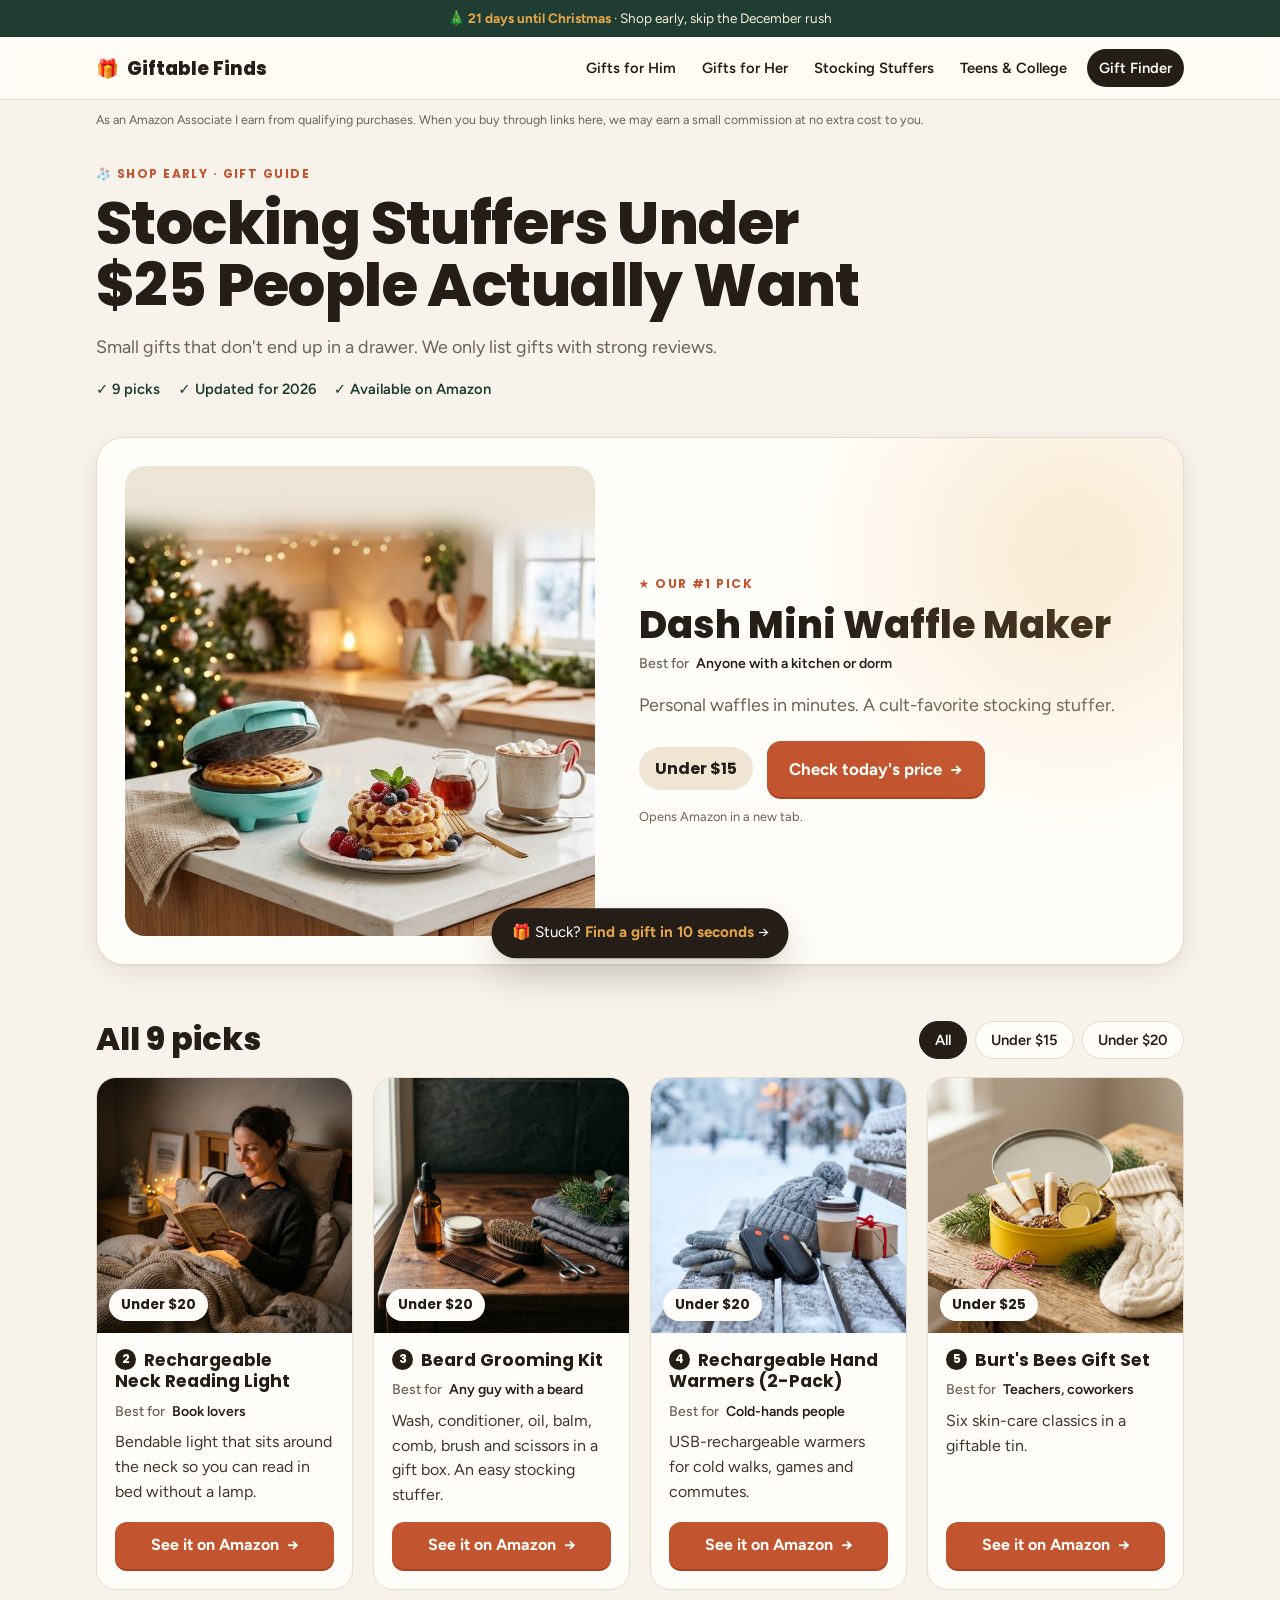
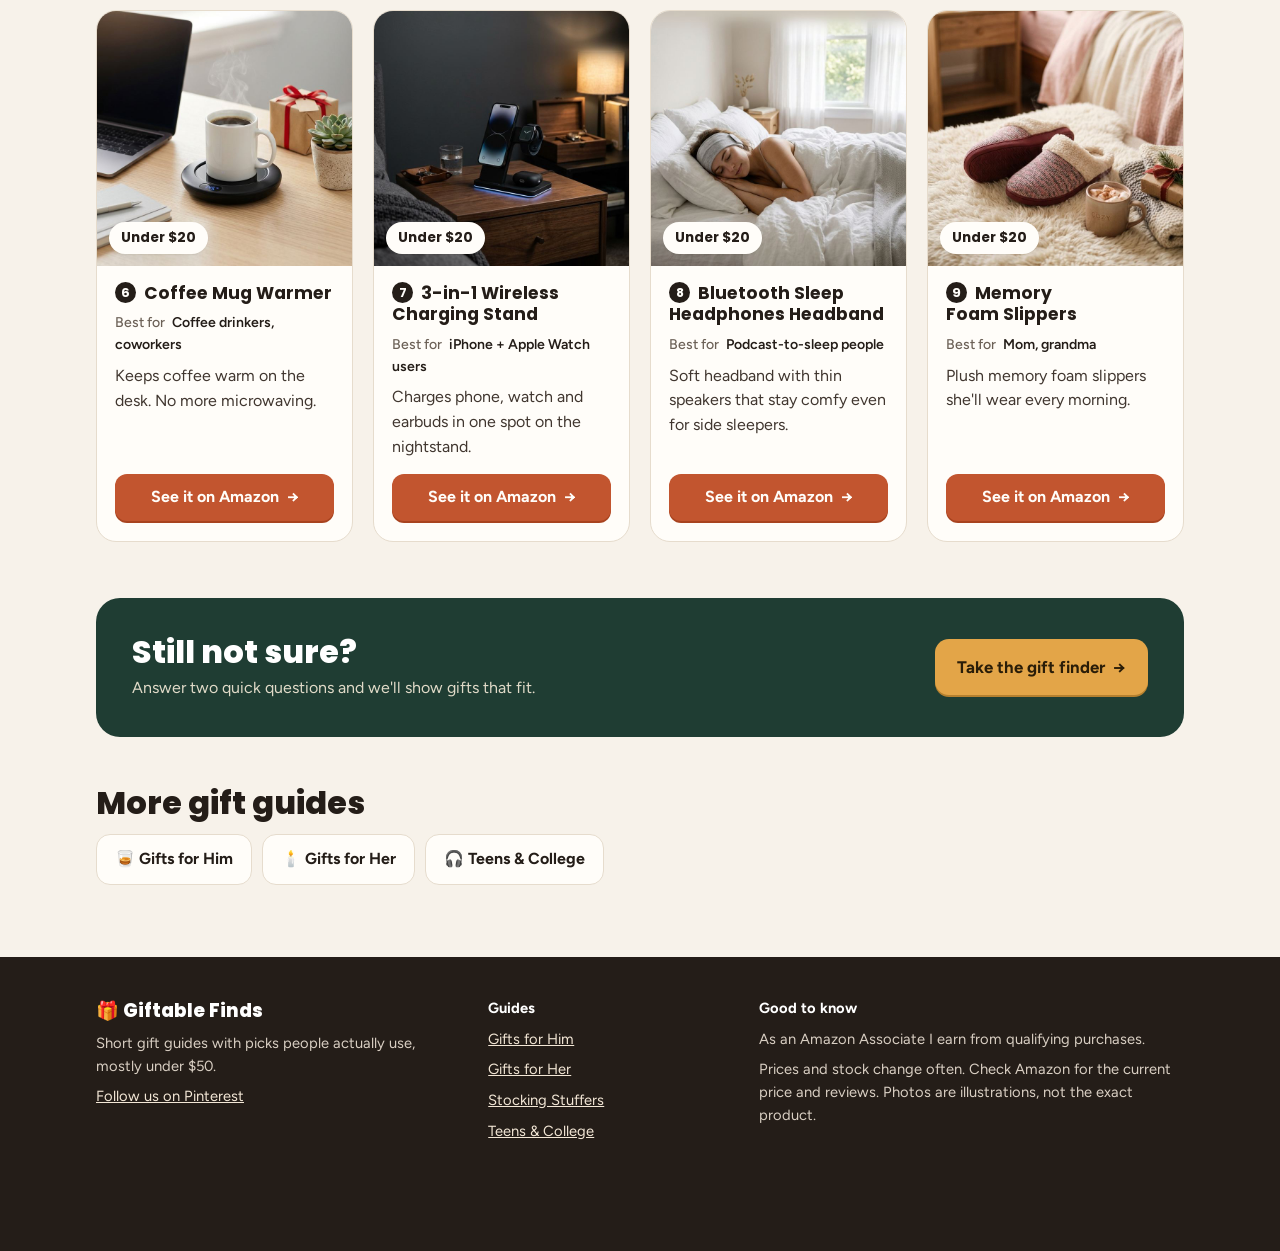
<file: stocking-stuffers.html>
<!doctype html>
<html lang="en">
<head>
<meta charset="utf-8">
<meta name="viewport" content="width=device-width, initial-scale=1">
<meta name="p:domain_verify" content="f57af16468a3837883c127190c3ae38b"/>
<title>Stocking Stuffers Under $25 People Actually Want | Giftable Finds</title>
<meta name="description" content="Small gifts that don&#x27;t end up in a drawer. Hand-picked gift ideas, mostly under $50.">
<link rel="canonical" href="https://giftablefindsco.github.io/stocking-stuffers.html">
<meta property="og:title" content="Stocking Stuffers Under $25 People Actually Want">
<meta property="og:description" content="Small gifts that don&#x27;t end up in a drawer. Hand-picked gift ideas, mostly under $50.">
<meta property="og:type" content="website">
<meta property="og:image" content="https://giftablefindsco.github.io/img-massage.jpg">
<meta name="theme-color" content="#b8573a">
<link rel="preconnect" href="https://fonts.googleapis.com">
<link rel="preconnect" href="https://fonts.gstatic.com" crossorigin>
<link rel="stylesheet" href="https://fonts.googleapis.com/css2?family=Lora:ital,wght@1,500;1,600&family=Poppins:wght@600;700;800&family=Figtree:wght@400;500;600;700&display=swap">
<link rel="stylesheet" href="style.css?v=2">
<link rel="icon" href="img-icon.png">
</head>
<body class="guide">
<div class="promo"><span class="promo-in">🎄 <b data-countdown>Christmas is coming</b> · Shop early, skip the December rush</span></div>
<header class="top"><div class="wrap bar">
  <a class="brand" href="index.html"><span class="logo" aria-hidden="true">🎁</span> Giftable Finds</a>
  <button class="menu-btn" aria-label="Open menu" aria-expanded="false" data-menu>☰</button>
  <nav data-nav><a href="gifts-for-him.html">Gifts for Him</a><a href="gifts-for-her.html">Gifts for Her</a><a href="stocking-stuffers.html">Stocking Stuffers</a><a href="gifts-for-teens.html">Teens &amp; College</a><a class="nav-cta" href="index.html#quiz">Gift Finder</a></nav>
</div></header>
<p class="disc wrap">As an Amazon Associate I earn from qualifying purchases. When you buy through links here, we may earn a small commission at no extra cost to you.</p>

<main>
  <section class="ghero"><div class="wrap">
    <p class="eyebrow anim-up">🧦 Shop early · Gift guide</p>
    <h1 class="anim-up d1">Stocking Stuffers Under $25 People Actually Want</h1>
    <p class="lede anim-up d2">Small gifts that don&#x27;t end up in a drawer. We only list gifts with strong reviews.</p>
    <div class="ghero-meta anim-up d3"><span>✓ 9 picks</span><span>✓ Updated for 2026</span><span>✓ Available on Amazon</span></div>
  </div></section>
  <div class="wrap">
    <section class="spot reveal">
  <a class="spot-img" href="https://www.amazon.com/dp/B010TCP3SC?tag=giftablesite-20" target="_blank" rel="sponsored noopener" data-out="waffle"><img src="img-waffle.jpg" alt="Dash Mini Waffle Maker (illustration)" width="720" height="720"></a>
  <div class="spot-body">
    <p class="eyebrow">★ Our #1 pick</p>
    <h2>Dash Mini Waffle Maker</h2>
    <p class="who"><span>Best for</span> Anyone with a kitchen or dorm</p>
    <p class="lede">Personal waffles in minutes. A cult-favorite stocking stuffer.</p>
    <div class="spot-row"><span class="tier big">Under $15</span>
    <a class="btn btn-lg" href="https://www.amazon.com/dp/B010TCP3SC?tag=giftablesite-20" target="_blank" rel="sponsored noopener" data-out="waffle">Check today's price <span class="arr">→</span></a></div>
    <p class="fine">Opens Amazon in a new tab.</p>
  </div>
</section>
    <div class="list-head"><h2>All 9 picks</h2><div class="filters reveal" role="group" aria-label="Filter by budget"><button class="chip on" data-filter="999">All</button><button class="chip" data-filter="15">Under $15</button><button class="chip" data-filter="20">Under $20</button></div></div>
    <section class="grid" data-grid>
      <article class="card reveal" data-budget="20">
  <a class="ph" href="https://www.amazon.com/dp/B07WNRN9WQ?tag=giftablesite-20" target="_blank" rel="sponsored noopener" data-out="readinglight">
    <img src="img-readinglight.jpg" alt="Rechargeable Neck Reading Light gift idea (illustration)" width="720" height="720" loading="lazy" data-pin-description="Rechargeable Neck Reading Light: gift idea under $20">
    <span class="tier">Under $20</span>
  </a>
  <div class="body">
    <h3><span class="num">2</span>Rechargeable Neck Reading Light</h3>
    <p class="who"><span>Best for</span> Book lovers</p>
    <p class="blurb">Bendable light that sits around the neck so you can read in bed without a lamp.</p>
    <a class="btn" href="https://www.amazon.com/dp/B07WNRN9WQ?tag=giftablesite-20" target="_blank" rel="sponsored noopener" data-out="readinglight">See it on Amazon <span class="arr">→</span></a>
  </div>
</article><article class="card reveal" data-budget="20">
  <a class="ph" href="https://www.amazon.com/dp/B078N1DBY9?tag=giftablesite-20" target="_blank" rel="sponsored noopener" data-out="beard">
    <img src="img-beard.jpg" alt="Beard Grooming Kit gift idea (illustration)" width="720" height="720" loading="lazy" data-pin-description="Beard Grooming Kit: gift idea under $20">
    <span class="tier">Under $20</span>
  </a>
  <div class="body">
    <h3><span class="num">3</span>Beard Grooming Kit</h3>
    <p class="who"><span>Best for</span> Any guy with a beard</p>
    <p class="blurb">Wash, conditioner, oil, balm, comb, brush and scissors in a gift box. An easy stocking stuffer.</p>
    <a class="btn" href="https://www.amazon.com/dp/B078N1DBY9?tag=giftablesite-20" target="_blank" rel="sponsored noopener" data-out="beard">See it on Amazon <span class="arr">→</span></a>
  </div>
</article><article class="card reveal" data-budget="20">
  <a class="ph" href="https://www.amazon.com/dp/B0CG65PYBV?tag=giftablesite-20" target="_blank" rel="sponsored noopener" data-out="handwarmers">
    <img src="img-handwarmers.jpg" alt="Rechargeable Hand Warmers (2-Pack) gift idea (illustration)" width="720" height="720" loading="lazy" data-pin-description="Rechargeable Hand Warmers (2-Pack): gift idea under $20">
    <span class="tier">Under $20</span>
  </a>
  <div class="body">
    <h3><span class="num">4</span>Rechargeable Hand Warmers (2-Pack)</h3>
    <p class="who"><span>Best for</span> Cold-hands people</p>
    <p class="blurb">USB-rechargeable warmers for cold walks, games and commutes.</p>
    <a class="btn" href="https://www.amazon.com/dp/B0CG65PYBV?tag=giftablesite-20" target="_blank" rel="sponsored noopener" data-out="handwarmers">See it on Amazon <span class="arr">→</span></a>
  </div>
</article><article class="card reveal" data-budget="25">
  <a class="ph" href="https://www.amazon.com/dp/B00VK5SG46?tag=giftablesite-20" target="_blank" rel="sponsored noopener" data-out="burts">
    <img src="img-burts.jpg" alt="Burt&#x27;s Bees Gift Set gift idea (illustration)" width="720" height="720" loading="lazy" data-pin-description="Burt&#x27;s Bees Gift Set: gift idea under $25">
    <span class="tier">Under $25</span>
  </a>
  <div class="body">
    <h3><span class="num">5</span>Burt&#x27;s Bees Gift Set</h3>
    <p class="who"><span>Best for</span> Teachers, coworkers</p>
    <p class="blurb">Six skin-care classics in a giftable tin.</p>
    <a class="btn" href="https://www.amazon.com/dp/B00VK5SG46?tag=giftablesite-20" target="_blank" rel="sponsored noopener" data-out="burts">See it on Amazon <span class="arr">→</span></a>
  </div>
</article><article class="card reveal" data-budget="20">
  <a class="ph" href="https://www.amazon.com/dp/B0CC8DS2S5?tag=giftablesite-20" target="_blank" rel="sponsored noopener" data-out="mugwarmer">
    <img src="img-mugwarmer.jpg" alt="Coffee Mug Warmer gift idea (illustration)" width="720" height="720" loading="lazy" data-pin-description="Coffee Mug Warmer: gift idea under $20">
    <span class="tier">Under $20</span>
  </a>
  <div class="body">
    <h3><span class="num">6</span>Coffee Mug Warmer</h3>
    <p class="who"><span>Best for</span> Coffee drinkers, coworkers</p>
    <p class="blurb">Keeps coffee warm on the desk. No more microwaving.</p>
    <a class="btn" href="https://www.amazon.com/dp/B0CC8DS2S5?tag=giftablesite-20" target="_blank" rel="sponsored noopener" data-out="mugwarmer">See it on Amazon <span class="arr">→</span></a>
  </div>
</article><article class="card reveal" data-budget="20">
  <a class="ph" href="https://www.amazon.com/dp/B0CNTH3F7P?tag=giftablesite-20" target="_blank" rel="sponsored noopener" data-out="charger">
    <img src="img-charger.jpg" alt="3-in-1 Wireless Charging Stand gift idea (illustration)" width="720" height="720" loading="lazy" data-pin-description="3-in-1 Wireless Charging Stand: gift idea under $20">
    <span class="tier">Under $20</span>
  </a>
  <div class="body">
    <h3><span class="num">7</span>3-in-1 Wireless Charging Stand</h3>
    <p class="who"><span>Best for</span> iPhone + Apple Watch users</p>
    <p class="blurb">Charges phone, watch and earbuds in one spot on the nightstand.</p>
    <a class="btn" href="https://www.amazon.com/dp/B0CNTH3F7P?tag=giftablesite-20" target="_blank" rel="sponsored noopener" data-out="charger">See it on Amazon <span class="arr">→</span></a>
  </div>
</article><article class="card reveal" data-budget="20">
  <a class="ph" href="https://www.amazon.com/dp/B07SHBQY7Z?tag=giftablesite-20" target="_blank" rel="sponsored noopener" data-out="sleep">
    <img src="img-sleep.jpg" alt="Bluetooth Sleep Headphones Headband gift idea (illustration)" width="720" height="720" loading="lazy" data-pin-description="Bluetooth Sleep Headphones Headband: gift idea under $20">
    <span class="tier">Under $20</span>
  </a>
  <div class="body">
    <h3><span class="num">8</span>Bluetooth Sleep Headphones Headband</h3>
    <p class="who"><span>Best for</span> Podcast-to-sleep people</p>
    <p class="blurb">Soft headband with thin speakers that stay comfy even for side sleepers.</p>
    <a class="btn" href="https://www.amazon.com/dp/B07SHBQY7Z?tag=giftablesite-20" target="_blank" rel="sponsored noopener" data-out="sleep">See it on Amazon <span class="arr">→</span></a>
  </div>
</article><article class="card reveal" data-budget="20">
  <a class="ph" href="https://www.amazon.com/dp/B08V4WH3DS?tag=giftablesite-20" target="_blank" rel="sponsored noopener" data-out="slippers">
    <img src="img-slippers.jpg" alt="Memory Foam Slippers gift idea (illustration)" width="720" height="720" loading="lazy" data-pin-description="Memory Foam Slippers: gift idea under $20">
    <span class="tier">Under $20</span>
  </a>
  <div class="body">
    <h3><span class="num">9</span>Memory Foam Slippers</h3>
    <p class="who"><span>Best for</span> Mom, grandma</p>
    <p class="blurb">Plush memory foam slippers she&#x27;ll wear every morning.</p>
    <a class="btn" href="https://www.amazon.com/dp/B08V4WH3DS?tag=giftablesite-20" target="_blank" rel="sponsored noopener" data-out="slippers">See it on Amazon <span class="arr">→</span></a>
  </div>
</article>
    </section>
    <p class="empty" data-empty hidden>No picks in that budget yet. Try a higher one.</p>
    <section class="quiz-teaser reveal">
      <div><h2>Still not sure?</h2><p>Answer two quick questions and we'll show gifts that fit.</p></div>
      <a class="btn btn-lg" href="index.html#quiz">Take the gift finder <span class="arr">→</span></a>
    </section>
    <section class="more reveal"><h2>More gift guides</h2><div class="g-chips"><a class="g-chip" href="gifts-for-him.html">🥃 Gifts for Him</a><a class="g-chip" href="gifts-for-her.html">🕯️ Gifts for Her</a><a class="g-chip" href="gifts-for-teens.html">🎧 Teens &amp; College</a></div></section>
  </div>
</main>
<footer><div class="wrap foot">
<div><p class="brand">🎁 Giftable Finds</p><p>Short gift guides with picks people actually use, mostly under $50.</p>
<p><a href="https://www.pinterest.com/giftablefindsco/" rel="noopener">Follow us on Pinterest</a></p></div>
<div><p><strong>Guides</strong></p><p><a href="gifts-for-him.html">Gifts for Him</a></p><p><a href="gifts-for-her.html">Gifts for Her</a></p><p><a href="stocking-stuffers.html">Stocking Stuffers</a></p><p><a href="gifts-for-teens.html">Teens &amp; College</a></p></div>
<div><p><strong>Good to know</strong></p><p>As an Amazon Associate I earn from qualifying purchases.</p><p>Prices and stock change often. Check Amazon for the current price and reviews. Photos are illustrations, not the exact product.</p></div>
</div></footer>
<a class="sticky-cta" href="index.html#quiz" data-sticky>🎁 Stuck? <b>Find a gift in 10 seconds</b> →</a>
<script>window.GF={"massage":{"n":"Heated Massage Gun","u":"https://www.amazon.com/dp/B0DB86TWRJ?tag=giftablesite-20","i":"img-massage.jpg","t":"Under $50","b":50,"w":"Dad, husband, the gym guy","d":"Deep-tissue settings plus a heated head for sore backs and legs. The gift for the guy who says he doesn't need anything.","r":["him"]},"whiskey-smoker":{"n":"Whiskey Smoker Kit","u":"https://www.amazon.com/dp/B0BJV68C17?tag=giftablesite-20","i":"img-whiskey-smoker.jpg","t":"Under $50","b":50,"w":"Whiskey and bourbon fans","d":"Torch, six wood-chip flavors, two glasses and ice molds in one box. Feels like a much pricier gift.","r":["him"]},"whiskey-glasses":{"n":"Whiskey Glasses & Chilling Stones Set","u":"https://www.amazon.com/dp/B08F7L8S2R?tag=giftablesite-20","i":"img-whiskey-glasses.jpg","t":"Under $30","b":30,"w":"Boyfriend, groomsmen, dad","d":"Heavy rocks glasses plus granite stones that chill a pour without watering it down.","r":["him"]},"skillet":{"n":"Lodge 12\" Cast Iron Skillet","u":"https://www.amazon.com/dp/B00G2XGC88?tag=giftablesite-20","i":"img-skillet.jpg","t":"Under $40","b":40,"w":"The dad who cooks","d":"Pre-seasoned, goes stove to oven to grill, and lasts for decades.","r":["him"]},"beard":{"n":"Beard Grooming Kit","u":"https://www.amazon.com/dp/B078N1DBY9?tag=giftablesite-20","i":"img-beard.jpg","t":"Under $20","b":20,"w":"Any guy with a beard","d":"Wash, conditioner, oil, balm, comb, brush and scissors in a gift box. An easy stocking stuffer.","r":["him"]},"dopp":{"n":"Buffalo Leather Toiletry Bag","u":"https://www.amazon.com/dp/B01LK3VAGI?tag=giftablesite-20","i":"img-dopp.jpg","t":"Under $30","b":30,"w":"Guys who travel","d":"Rugged leather with a water-resistant lining. Gets better looking with age.","r":["him"]},"charger":{"n":"3-in-1 Wireless Charging Stand","u":"https://www.amazon.com/dp/B0CNTH3F7P?tag=giftablesite-20","i":"img-charger.jpg","t":"Under $20","b":20,"w":"iPhone + Apple Watch users","d":"Charges phone, watch and earbuds in one spot on the nightstand.","r":["him","teen","anyone"]},"thermometer":{"n":"Wireless Meat Thermometer","u":"https://www.amazon.com/dp/B08K2G5Y78?tag=giftablesite-20","i":"img-thermometer.jpg","t":"Under $40","b":40,"w":"Grill dads","d":"Checks the temp from his phone, so brisket and steak come out right without guessing.","r":["him"]},"beanie":{"n":"LED Bluetooth Beanie","u":"https://www.amazon.com/dp/B09FFB6T63?tag=giftablesite-20","i":"img-beanie.jpg","t":"Under $20","b":20,"w":"Runners, dog walkers","d":"A warm knit hat with a built-in headlamp and headphones.","r":["him","teen"]},"candle":{"n":"Candle Warmer Lamp with Timer","u":"https://www.amazon.com/dp/B0CTJGJL2T?tag=giftablesite-20","i":"img-candle.jpg","t":"Under $25","b":25,"w":"Mom, sister, best friend","d":"Melts candles from the top with a soft glow. No open flame, and the timer shuts it off.","r":["her","anyone"]},"hoodie":{"n":"Wearable Blanket Hoodie","u":"https://www.amazon.com/dp/B0BX92ZT75?tag=giftablesite-20","i":"img-hoodie.jpg","t":"Under $30","b":30,"w":"The mom who's always cold","d":"Oversized sherpa-lined hoodie she'll live in all winter.","r":["her"]},"blanket":{"n":"Heated Throw Blanket","u":"https://www.amazon.com/dp/B0BZR6YBHK?tag=giftablesite-20","i":"img-blanket.jpg","t":"Under $40","b":40,"w":"Anyone who loves cozy nights","d":"Soft flannel throw with fast heat-up, several heat levels and an auto-off timer.","r":["her","anyone"]},"eyemask":{"n":"RENPHO Heated Eye Massager","u":"https://www.amazon.com/dp/B07SM61FCT?tag=giftablesite-20","i":"img-eyemask.jpg","t":"Under $50","b":50,"w":"Self-care lovers","d":"Gentle heat and massage around the eyes. A spa night she can have at home.","r":["her"]},"slippers":{"n":"Memory Foam Slippers","u":"https://www.amazon.com/dp/B08V4WH3DS?tag=giftablesite-20","i":"img-slippers.jpg","t":"Under $20","b":20,"w":"Mom, grandma","d":"Plush memory foam slippers she'll wear every morning.","r":["her"]},"neckmassager":{"n":"Shiatsu Neck & Shoulder Massager","u":"https://www.amazon.com/dp/B0DHL5WS49?tag=giftablesite-20","i":"img-neckmassager.jpg","t":"Under $30","b":30,"w":"Desk workers, busy moms","d":"Kneading nodes with soothing heat that drape over the neck and shoulders.","r":["her"]},"sleep":{"n":"Bluetooth Sleep Headphones Headband","u":"https://www.amazon.com/dp/B07SHBQY7Z?tag=giftablesite-20","i":"img-sleep.jpg","t":"Under $20","b":20,"w":"Podcast-to-sleep people","d":"Soft headband with thin speakers that stay comfy even for side sleepers.","r":["her","teen"]},"flowers":{"n":"LEGO Botanicals Wildflower Bouquet","u":"https://www.amazon.com/dp/B0BGQL5B3Q?tag=giftablesite-20","i":"img-flowers.jpg","t":"Under $50","b":50,"w":"Adults who like a calm build","d":"A relaxing build that turns into flowers that never wilt.","r":["her"]},"tumbler":{"n":"40 oz Insulated Tumbler with Handle","u":"https://www.amazon.com/dp/B0BHBP1X1B?tag=giftablesite-20","i":"img-tumbler.jpg","t":"Under $20","b":20,"w":"Her, coworkers","d":"Big insulated tumbler with a handle and straw that keeps drinks cold for hours.","r":["her","anyone"]},"wine":{"n":"Electric Wine Opener Gift Set","u":"https://www.amazon.com/dp/B0D3KSJ75G?tag=giftablesite-20","i":"img-wine.jpg","t":"Under $30","b":30,"w":"Hosts, wine lovers","d":"Rechargeable opener plus vacuum pump, foil cutter, aerator and stoppers.","r":["her","anyone"]},"burts":{"n":"Burt's Bees Gift Set","u":"https://www.amazon.com/dp/B00VK5SG46?tag=giftablesite-20","i":"img-burts.jpg","t":"Under $25","b":25,"w":"Teachers, coworkers","d":"Six skin-care classics in a giftable tin.","r":["anyone"]},"waffle":{"n":"Dash Mini Waffle Maker","u":"https://www.amazon.com/dp/B010TCP3SC?tag=giftablesite-20","i":"img-waffle.jpg","t":"Under $15","b":15,"w":"Anyone with a kitchen or dorm","d":"Personal waffles in minutes. A cult-favorite stocking stuffer.","r":["teen","anyone"]},"handwarmers":{"n":"Rechargeable Hand Warmers (2-Pack)","u":"https://www.amazon.com/dp/B0CG65PYBV?tag=giftablesite-20","i":"img-handwarmers.jpg","t":"Under $20","b":20,"w":"Cold-hands people","d":"USB-rechargeable warmers for cold walks, games and commutes.","r":["anyone"]},"readinglight":{"n":"Rechargeable Neck Reading Light","u":"https://www.amazon.com/dp/B07WNRN9WQ?tag=giftablesite-20","i":"img-readinglight.jpg","t":"Under $20","b":20,"w":"Book lovers","d":"Bendable light that sits around the neck so you can read in bed without a lamp.","r":["teen","anyone"]},"mugwarmer":{"n":"Coffee Mug Warmer","u":"https://www.amazon.com/dp/B0CC8DS2S5?tag=giftablesite-20","i":"img-mugwarmer.jpg","t":"Under $20","b":20,"w":"Coffee drinkers, coworkers","d":"Keeps coffee warm on the desk. No more microwaving.","r":["anyone"]},"speaker":{"n":"Waterproof Shower Speaker","u":"https://www.amazon.com/dp/B0DB18QHMS?tag=giftablesite-20","i":"img-speaker.jpg","t":"Under $25","b":25,"w":"Teens, music lovers","d":"Waterproof Bluetooth speaker for shower concerts.","r":["teen"]},"lapdesk":{"n":"Cushioned Laptop Lap Desk","u":"https://www.amazon.com/dp/B07W7SZJ25?tag=giftablesite-20","i":"img-lapdesk.jpg","t":"Under $30","b":30,"w":"College students","d":"Fits laptops up to 15.6\", with a cushion and a storage pocket. Homework from bed.","r":["teen"]},"bottle":{"n":"Owala FreeSip Water Bottle (24 oz)","u":"https://www.amazon.com/dp/B0BZYCJK89?tag=giftablesite-20","i":"img-bottle.jpg","t":"Under $30","b":30,"w":"Teens, students","d":"Sip through the straw or swig from the spout, and the lid locks for backpacks.","r":["teen"]},"projector":{"n":"Aurora Galaxy Projector","u":"https://www.amazon.com/dp/B0B4518KC2?tag=giftablesite-20","i":"img-projector.jpg","t":"Under $50","b":50,"w":"Teens' bedrooms","d":"Turns a ceiling into moving northern lights.","r":["teen"]}};</script>
<script src="app.js?v=2" defer></script>
<script async defer src="https://assets.pinterest.com/js/pinit.js" data-pin-hover="true"></script>
</body></html>
</file>
<file: style.css>
:root{
  --bg:#f7f2ea; --surface:#fffdf9; --ink:#241d18; --muted:#6c6157; --line:#e6dccd;
  --accent:#c2552f; --accent-2:#a8431f; --accent-ink:#fffdf9; --soft:#f0e4d3;
  --green:#1f3d33; --gold:#e3a548;
  --display:"Poppins",system-ui,sans-serif; --serif:"Lora",Georgia,serif; --body:"Figtree",system-ui,sans-serif;
  --shadow:0 1px 2px rgba(36,29,24,.06),0 8px 24px rgba(36,29,24,.08);
  --shadow-lg:0 2px 4px rgba(36,29,24,.06),0 18px 40px rgba(36,29,24,.16);
  --ease:cubic-bezier(.2,.8,.2,1);
}
*{box-sizing:border-box}
html{-webkit-text-size-adjust:100%;scroll-behavior:smooth}
body{margin:0;background:var(--bg);color:var(--ink);font:16px/1.55 var(--body);overflow-x:hidden}
img{max-width:100%;height:auto;display:block}
a{color:var(--accent)}
.wrap{max-width:1120px;margin:0 auto;padding:0 16px}
h1,h2,h3{text-wrap:balance}

/* promo bar */
.promo{background:var(--green);color:#f6ecd9;font-size:.85rem;text-align:center;padding:8px 12px;overflow:hidden}
.promo-in{display:inline-block;animation:promo 1s var(--ease) both}
.promo b{color:var(--gold)}
@keyframes promo{from{transform:translateY(-120%);opacity:0}to{transform:none;opacity:1}}

/* header */
.top{background:rgba(255,253,249,.88);backdrop-filter:saturate(1.4) blur(10px);-webkit-backdrop-filter:saturate(1.4) blur(10px);border-bottom:1px solid var(--line);position:sticky;top:0;z-index:20}
.bar{display:flex;align-items:center;justify-content:space-between;gap:12px;min-height:62px}
.brand{font:800 1.15rem var(--display);color:var(--ink);text-decoration:none;display:flex;align-items:center;gap:8px;margin:0}
.logo{display:inline-block;animation:wiggle 4s ease-in-out 1.2s infinite}
@keyframes wiggle{0%,90%,100%{transform:rotate(0)}93%{transform:rotate(-12deg)}96%{transform:rotate(10deg)}}
nav{display:flex;gap:2px;align-items:center}
nav a{font-weight:600;font-size:.92rem;color:var(--ink);text-decoration:none;padding:8px 12px;border-radius:999px;transition:background .2s}
nav a:hover{background:var(--soft)}
nav .nav-cta{background:var(--ink);color:var(--surface);margin-left:6px}
nav .nav-cta:hover{background:var(--accent)}
.menu-btn{display:none;background:none;border:1px solid var(--line);border-radius:10px;font-size:1.2rem;padding:6px 12px;color:var(--ink);cursor:pointer}
@media (max-width:860px){
  .menu-btn{display:block}
  nav{position:absolute;left:0;right:0;top:100%;flex-direction:column;align-items:stretch;background:var(--surface);border-bottom:1px solid var(--line);padding:8px 16px 16px;gap:4px;transform-origin:top;transform:scaleY(.9);opacity:0;pointer-events:none;transition:.22s var(--ease)}
  nav.open{opacity:1;transform:none;pointer-events:auto}
  nav a{padding:12px 14px}
  nav .nav-cta{margin:4px 0 0;text-align:center}
}
.disc{font-size:.78rem;color:var(--muted);margin:10px auto 0}

/* type */
.eyebrow{font:700 .75rem var(--display);letter-spacing:.12em;text-transform:uppercase;color:var(--accent);margin:0 0 10px}
h1{font:800 clamp(2.1rem,6vw,3.7rem)/1.04 var(--display);margin:0;letter-spacing:-.01em}
h1 em,h2 em{font-family:var(--serif);font-weight:600}
h2{font:800 clamp(1.4rem,3.2vw,2rem)/1.15 var(--display);margin:0 0 6px}
.lede{font-size:1.12rem;color:var(--muted);margin:16px 0 0;max-width:58ch}

/* buttons */
.btn{display:inline-flex;align-items:center;gap:8px;background:var(--accent);color:var(--accent-ink);text-decoration:none;font-weight:700;padding:11px 18px;border-radius:12px;border:0;cursor:pointer;white-space:nowrap;box-shadow:0 2px 0 var(--accent-2);transition:transform .15s var(--ease),box-shadow .15s,background .2s}
.btn:hover{background:var(--accent-2);transform:translateY(-2px);box-shadow:0 6px 16px rgba(194,85,47,.35)}
.btn:active{transform:translateY(0)}
.btn .arr{display:inline-block;transition:transform .2s var(--ease)}
.btn:hover .arr{transform:translateX(4px)}
.btn-lg{font-size:1.05rem;padding:15px 22px;border-radius:14px}
.btn-ghost{background:transparent;color:var(--ink);box-shadow:inset 0 0 0 2px var(--ink)}
.btn-ghost:hover{background:var(--ink);color:var(--surface);box-shadow:inset 0 0 0 2px var(--ink)}
.pulse{animation:pulse 2.6s ease-in-out 2s infinite}
@keyframes pulse{0%,100%{box-shadow:0 2px 0 var(--accent-2),0 0 0 0 rgba(194,85,47,.45)}50%{box-shadow:0 2px 0 var(--accent-2),0 0 0 12px rgba(194,85,47,0)}}
a:focus-visible,button:focus-visible{outline:3px solid var(--ink);outline-offset:3px}

/* load-in animations */
.anim-up{animation:up .8s var(--ease) both}
.d1{animation-delay:.08s}.d2{animation-delay:.16s}.d3{animation-delay:.24s}.d4{animation-delay:.32s}
@keyframes up{from{opacity:0;transform:translateY(18px)}to{opacity:1;transform:none}}
.reveal{opacity:0;transform:translateY(22px);transition:opacity .7s var(--ease),transform .7s var(--ease);transition-delay:calc(var(--d,0) * 70ms)}
.reveal.in{opacity:1;transform:none}
.no-js .reveal{opacity:1;transform:none}

/* hero */
.hero{padding:44px 0 30px;position:relative;overflow:hidden}
.hero-grid{display:grid;grid-template-columns:1.1fr .9fr;gap:24px;align-items:center}
.rotator{display:inline-block;color:var(--accent);position:relative;min-width:3.2ch}
.rotator span{display:inline-block}
.rotator span.out{animation:rot-out .35s var(--ease) both}
.rotator span.in{animation:rot-in .45s var(--ease) both}
@keyframes rot-out{to{opacity:0;transform:translateY(-40%) rotateX(60deg)}}
@keyframes rot-in{from{opacity:0;transform:translateY(40%) rotateX(-60deg)}to{opacity:1;transform:none}}
.cta-row{display:flex;gap:12px;flex-wrap:wrap;margin-top:26px}
.trust{display:flex;gap:8px 18px;flex-wrap:wrap;margin-top:22px;font-size:.9rem;color:var(--muted);font-weight:600}
.hero-art{position:relative;height:440px}
.fl{position:absolute;aspect-ratio:1/1;height:auto;border-radius:20px;object-fit:cover;box-shadow:var(--shadow-lg);border:5px solid var(--surface);animation:float 7s ease-in-out infinite, pop .9s var(--ease) both}
.fl0{width:46%;left:2%;top:4%;--r:-6deg;animation-delay:0s,.2s}
.fl1{width:40%;right:4%;top:0;--r:5deg;animation-delay:-2s,.35s}
.fl2{width:38%;left:30%;top:30%;--r:2deg;z-index:2;animation-delay:-4s,.5s}
.fl3{width:34%;left:0;bottom:2%;--r:4deg;animation-delay:-1s,.65s}
.fl4{width:34%;right:0;bottom:6%;--r:-4deg;animation-delay:-3s,.8s}
.fl5{display:none}
@keyframes float{0%,100%{transform:rotate(var(--r)) translateY(0)}50%{transform:rotate(var(--r)) translateY(-12px)}}
@keyframes pop{from{opacity:0;scale:.85}to{opacity:1;scale:1}}
@media (max-width:860px){
  .hero-grid{grid-template-columns:1fr}
  .hero-art{height:300px;order:-1;margin:-8px -4px 6px}
}

/* quiz */
.quiz{scroll-margin-top:90px;margin-top:20px}
.quiz-card{background:var(--surface);border:1px solid var(--line);border-radius:24px;padding:clamp(20px,4vw,40px);box-shadow:var(--shadow)}
.quiz-card .q2{font:800 1.15rem var(--display);margin:26px 0 10px;opacity:.35;transition:opacity .3s}
.quiz-card.step2 .q2{opacity:1}
.opts{display:flex;flex-wrap:wrap;gap:10px;margin-top:12px}
.opts button{font:600 1rem var(--body);background:var(--bg);border:2px solid var(--line);color:var(--ink);padding:13px 18px;border-radius:14px;cursor:pointer;transition:transform .15s var(--ease),border-color .2s,background .2s}
.opts button:hover{transform:translateY(-2px);border-color:var(--accent)}
.opts button.on{background:var(--ink);color:var(--surface);border-color:var(--ink)}
.quiz-card:not(.step2) [data-q=budget] button{pointer-events:none;opacity:.45}
.results{margin-top:6px}
.results .grid{margin-top:20px}
.results-head{display:flex;justify-content:space-between;align-items:baseline;gap:12px;flex-wrap:wrap;margin-top:26px;padding-top:22px;border-top:1px dashed var(--line)}
.results-head h3{font:800 1.2rem var(--display);margin:0}
.link-btn{background:none;border:0;color:var(--accent);font:700 .95rem var(--body);cursor:pointer;padding:4px}
.results .card{animation:up .55s var(--ease) both;animation-delay:calc(var(--i) * 80ms)}

/* sections */
.sec-head{display:flex;align-items:baseline;justify-content:space-between;gap:12px;flex-wrap:wrap;margin:60px 0 18px}
.sec-head p{margin:0;color:var(--muted)}
.tiles{display:grid;grid-template-columns:repeat(4,1fr);gap:16px}
@media (max-width:860px){.tiles{grid-template-columns:repeat(2,1fr)}}
.tile{position:relative;border-radius:20px;overflow:hidden;aspect-ratio:3/4;color:#fff;text-decoration:none;background:#222;box-shadow:var(--shadow)}
.tile img{width:100%;height:100%;object-fit:cover;transition:transform .7s var(--ease)}
.tile:hover img{transform:scale(1.08)}
.tile .tl{position:absolute;inset:auto 0 0 0;padding:60px 16px 16px;background:linear-gradient(transparent,rgba(0,0,0,.78));display:flex;flex-direction:column;gap:2px}
.tile em{font-style:normal;font-size:.85rem;opacity:.9}
.tile strong{font:800 1.25rem var(--display)}
.tile .go{font-weight:700;font-size:.9rem;color:var(--gold);transform:translateY(6px);opacity:0;transition:.3s var(--ease)}
.tile:hover .go,.tile:focus-visible .go{transform:none;opacity:1}
@media (hover:none){.tile .go{opacity:1;transform:none}}

/* cards */
.grid{display:grid;grid-template-columns:repeat(auto-fill,minmax(240px,1fr));gap:20px}
.card{background:var(--surface);border:1px solid var(--line);border-radius:20px;overflow:hidden;display:flex;flex-direction:column;transition:transform .3s var(--ease),box-shadow .3s var(--ease)}
.card:hover{transform:translateY(-6px);box-shadow:var(--shadow-lg)}
.card.hide{display:none}
.ph{position:relative;display:block;aspect-ratio:1/1;background:var(--soft);overflow:hidden}
.ph img{width:100%;height:100%;object-fit:cover;transition:transform .6s var(--ease)}
.card:hover .ph img{transform:scale(1.06)}
.tier{position:absolute;left:12px;bottom:12px;background:var(--surface);color:var(--ink);font:700 .85rem var(--display);padding:6px 12px;border-radius:999px;box-shadow:var(--shadow)}
.tier.big{position:static;font-size:1rem;padding:9px 16px;background:var(--soft);box-shadow:none}
.badge{position:absolute;left:12px;top:12px;background:var(--gold);color:#2a1d08;font:800 .78rem var(--display);padding:6px 11px;border-radius:999px;box-shadow:var(--shadow);animation:badge 2.8s ease-in-out infinite}
@keyframes badge{0%,100%{transform:rotate(-3deg)}50%{transform:rotate(3deg) scale(1.05)}}
.body{padding:16px 18px 20px;display:flex;flex-direction:column;gap:8px;flex:1}
.body h3{font:700 1.08rem/1.25 var(--display);margin:0}
.num{display:inline-grid;place-items:center;width:1.7em;height:1.7em;border-radius:50%;background:var(--ink);color:var(--surface);font-size:.78rem;margin-right:8px;vertical-align:2px}
.who{font-size:.88rem;color:var(--ink);margin:0;font-weight:600}
.who span{color:var(--muted);font-weight:500;margin-right:4px}
.blurb{margin:0 0 6px;color:#40362f}
.body .btn{margin-top:auto;align-self:stretch;justify-content:center}

/* guide pages */
.ghero{padding:36px 0 10px}
.ghero-meta{display:flex;gap:8px 18px;flex-wrap:wrap;margin-top:18px;font-weight:600;color:var(--green);font-size:.92rem}
.spot{display:grid;grid-template-columns:1fr 1.1fr;gap:clamp(18px,4vw,44px);align-items:center;background:var(--surface);border:1px solid var(--line);border-radius:28px;padding:clamp(16px,3vw,28px);box-shadow:var(--shadow);margin-top:26px;position:relative;overflow:hidden}
.spot::before{content:"";position:absolute;inset:-40% -20% auto auto;width:60%;aspect-ratio:1;background:radial-gradient(circle,rgba(227,165,72,.22),transparent 60%);pointer-events:none}
.spot-img{display:block;border-radius:20px;overflow:hidden;aspect-ratio:1/1}
.spot-img img{width:100%;height:100%;object-fit:cover;transition:transform .8s var(--ease)}
.spot:hover .spot-img img{transform:scale(1.05)}
.spot h2{font-size:clamp(1.6rem,3.6vw,2.4rem)}
.spot-row{display:flex;gap:14px;align-items:center;flex-wrap:wrap;margin-top:22px}
.fine{font-size:.8rem;color:var(--muted);margin:10px 0 0}
@media (max-width:760px){.spot{grid-template-columns:1fr}}
.list-head{display:flex;justify-content:space-between;align-items:center;gap:12px;flex-wrap:wrap;margin:56px 0 18px}
.list-head h2{margin:0}
.filters{display:flex;gap:8px;flex-wrap:wrap}
.chip{font:600 .92rem var(--body);background:var(--surface);border:1.5px solid var(--line);color:var(--ink);padding:9px 15px;border-radius:999px;cursor:pointer;transition:.2s}
.chip:hover{border-color:var(--ink)}
.chip.on{background:var(--ink);color:var(--surface);border-color:var(--ink)}
.empty{color:var(--muted);text-align:center;padding:30px}
.quiz-teaser{display:flex;justify-content:space-between;align-items:center;gap:18px;flex-wrap:wrap;margin-top:56px;background:var(--green);color:#f6ecd9;border-radius:24px;padding:clamp(20px,4vw,36px)}
.quiz-teaser h2{color:#fff}
.quiz-teaser p{margin:0;opacity:.9}
.quiz-teaser .btn{background:var(--gold);color:#2a1d08;box-shadow:0 2px 0 #b5802f}
.more{margin-top:48px}
.g-chips{display:flex;gap:10px;flex-wrap:wrap;margin-top:12px}
.g-chip{background:var(--surface);border:1px solid var(--line);padding:12px 18px;border-radius:14px;text-decoration:none;color:var(--ink);font-weight:700;transition:transform .2s var(--ease),box-shadow .2s}
.g-chip:hover{transform:translateY(-3px);box-shadow:var(--shadow)}

/* why */
.why{display:grid;grid-template-columns:repeat(3,1fr);gap:16px;margin-top:64px}
.why>div{background:var(--surface);border:1px solid var(--line);border-radius:20px;padding:22px}
.why span{font-size:1.6rem}
.why h3{font:700 1.08rem var(--display);margin:8px 0 4px}
.why p{margin:0;color:var(--muted)}
@media (max-width:760px){.why{grid-template-columns:1fr}}

/* footer + sticky cta */
footer{margin-top:72px;background:var(--ink);color:#d9cfc3;padding:40px 0 100px;font-size:.92rem}
footer a{color:#f3e7d6}
footer strong,footer .brand{color:#fff}
.foot{display:grid;grid-template-columns:1.2fr .8fr 1.4fr;gap:28px}
.foot p{margin:0 0 8px}
@media (max-width:760px){.foot{grid-template-columns:1fr}}
.sticky-cta{position:fixed;left:50%;bottom:16px;transform:translate(-50%,150%);background:var(--ink);color:#fff;text-decoration:none;padding:13px 20px;border-radius:999px;box-shadow:var(--shadow-lg);z-index:30;font-size:.95rem;white-space:nowrap;transition:transform .45s var(--ease)}
.sticky-cta b{color:var(--gold)}
.sticky-cta.show{transform:translate(-50%,0)}

@media (prefers-reduced-motion:reduce){
  *,*::before,*::after{animation:none!important;transition:none!important;scroll-behavior:auto!important}
  .reveal{opacity:1;transform:none}
}
</file>
